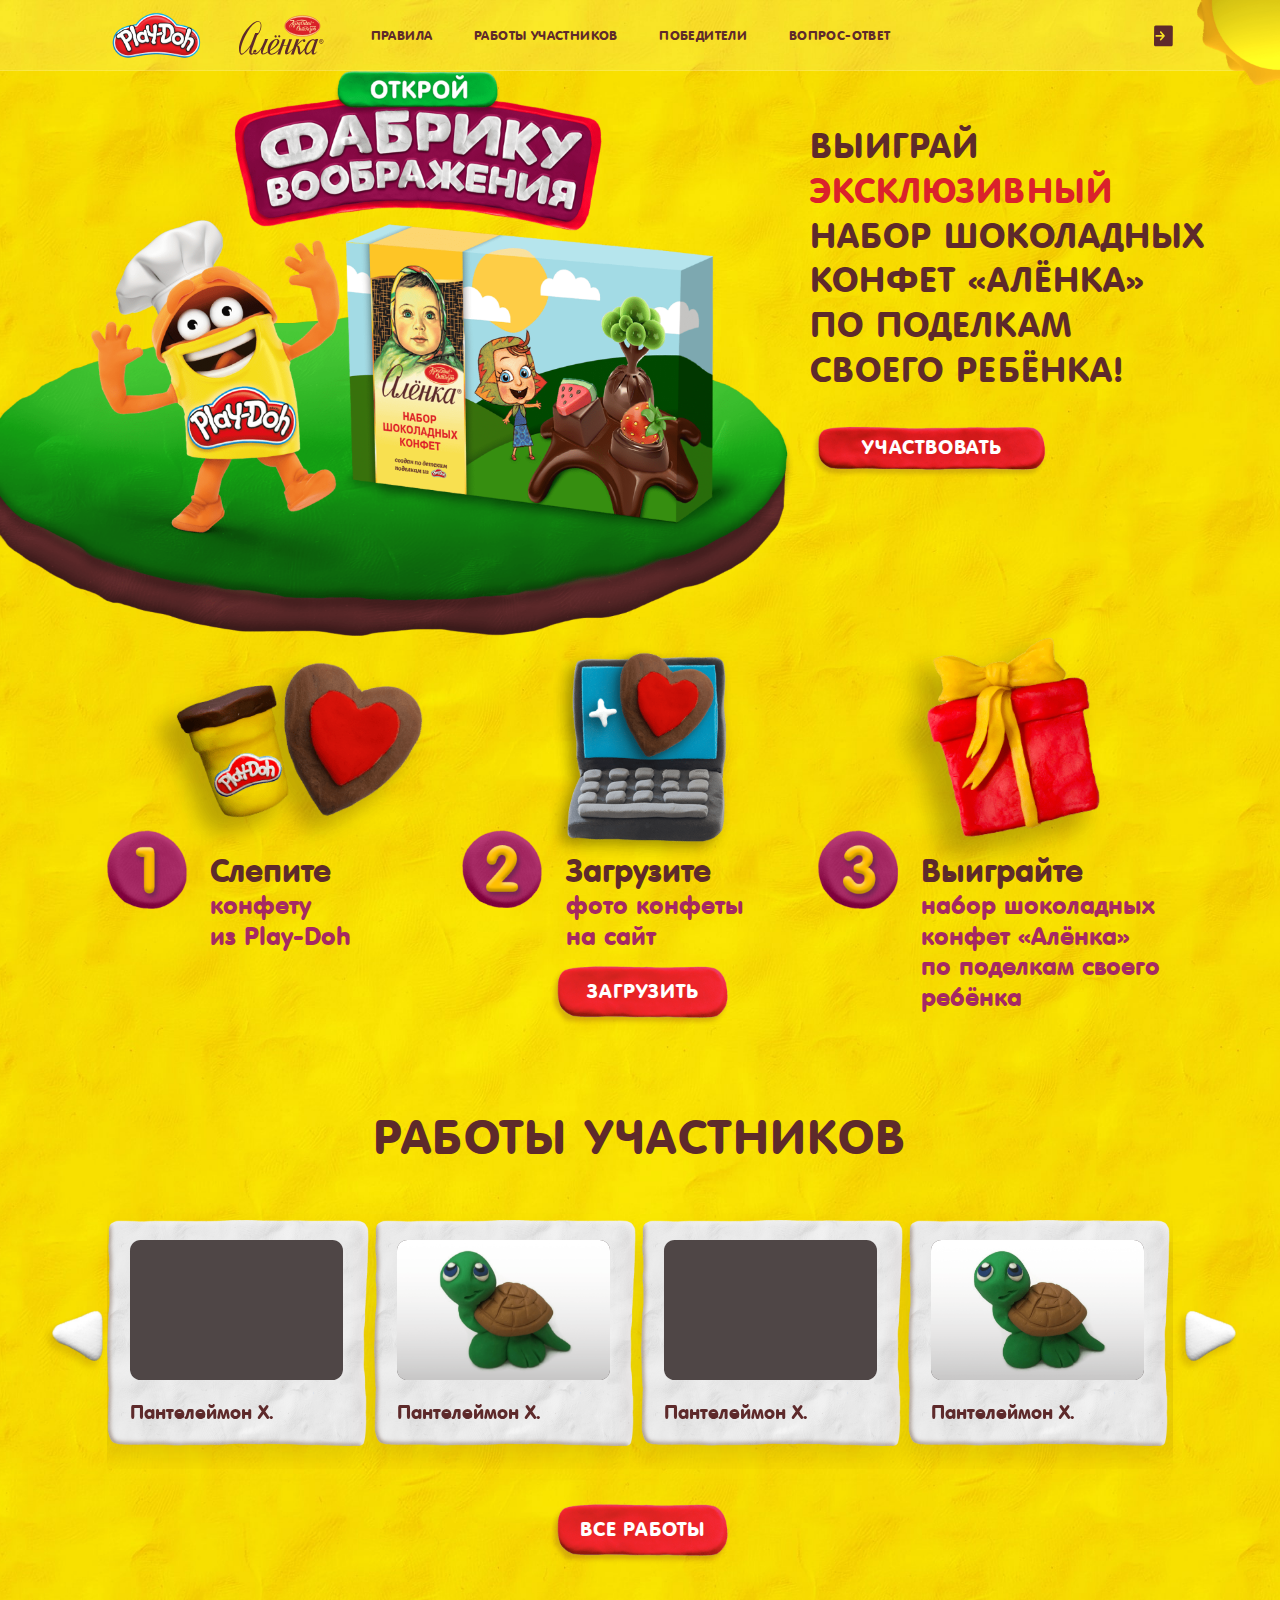
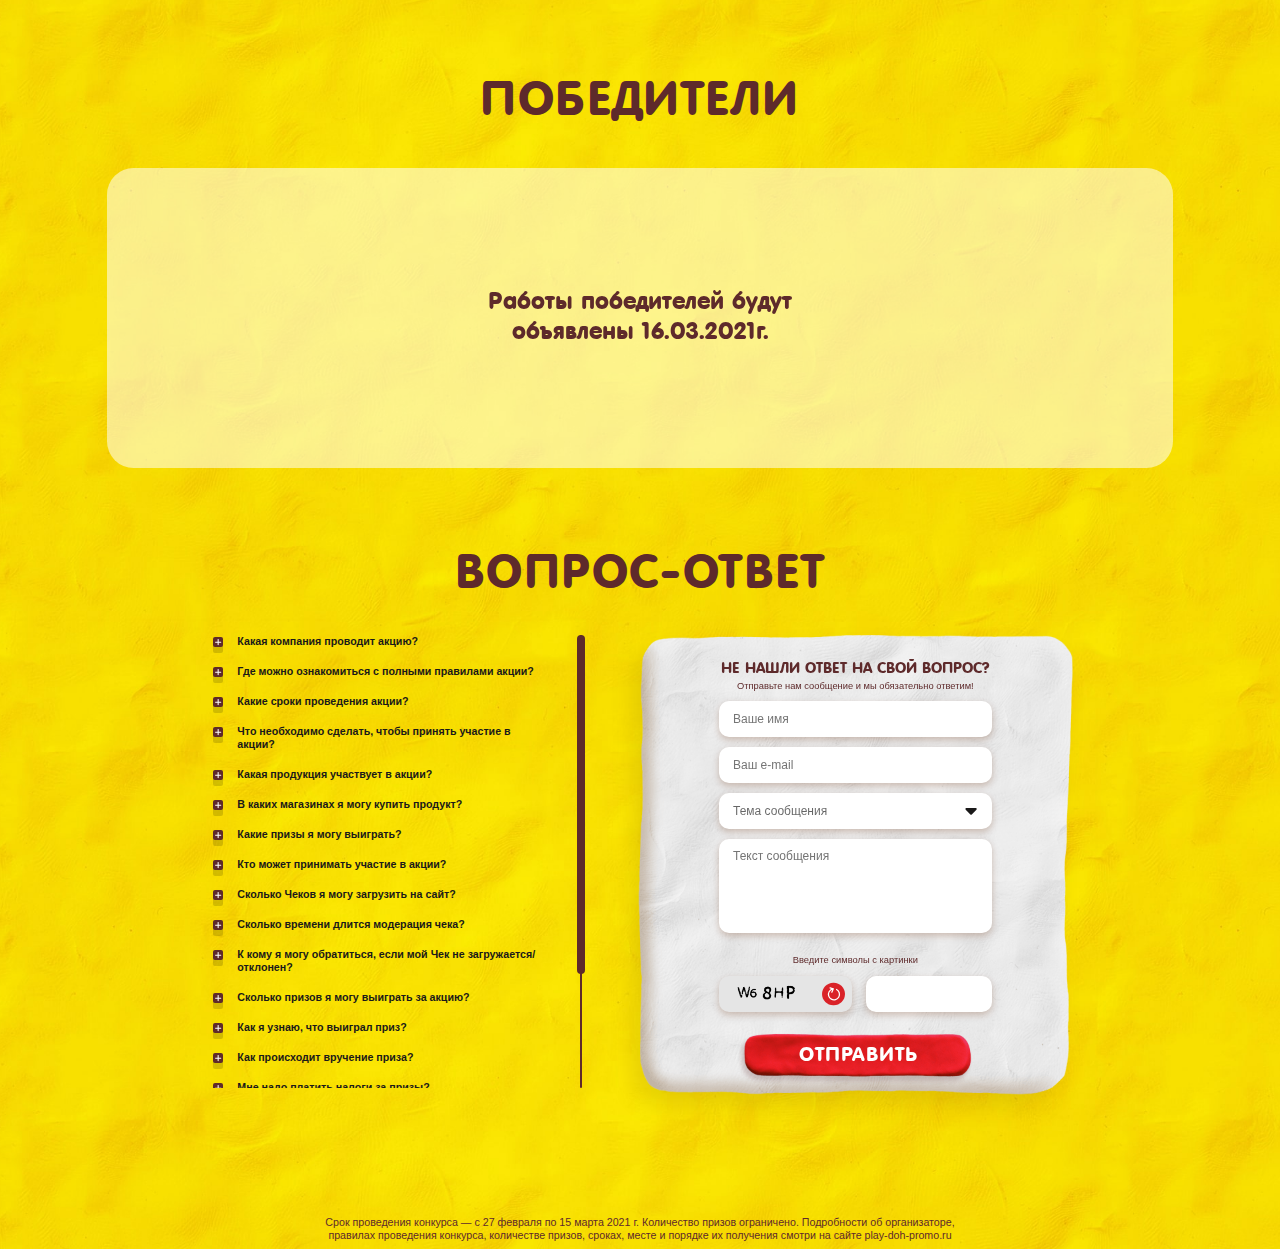
<file: index.html>
<!DOCTYPE html>
<html lang="en">
<head>
	<meta charset="UTF-8">
	<title>Play-Doh & Алёнка</title>
	<meta http-equiv="X-UA-Compatible" content="IE=edge">
    <meta name="viewport" content="width=device-width, initial-scale=1.0, maximum-scale=1.0, minimum-scale=1.0, user-scalable=no">
    <meta name="format-detection" content="telephone=no">
    <link rel="icon" href="img/favicon.png">
	<link rel="stylesheet" href="fonts/stylesheet.css">
	<link rel="stylesheet" href="libs/select2/select2.min.css">
	<link rel="stylesheet" href="libs/scrollbar/jquery.scrollbar.css">
	<link rel="stylesheet" href="libs/lightbox/lightbox.min.css">
	<link rel="stylesheet" href="libs/dropify/dropify.min.css">
	<link rel="stylesheet" href="css/styles.css">
	<!--[if lte IE 9]>
    <script src="http://phpbbex.com/oldies/oldies.js" charset="utf-8"></script>
    <script src="https://oss.maxcdn.com/html5shiv/3.7.3/html5shiv.min.js"></script>
    <script src="https://oss.maxcdn.com/respond/1.4.2/respond.min.js"></script>
    <![endif]-->
</head>
<body>
	<div class="wrapper">
		<div class="content">
			<header>
				<div class="menu">
					<a href="index.html" class="logo">
						<img src="img/logo.png" alt="">
					</a>
					<a href="#!" class="burger"></a>
					<div class="alenka">
						<img src="img/alenka.svg" alt="">
					</div>
					<nav class="menu-links">
						<a href="index.html" class="logo mobile-visible">
							<img src="img/logo.png" alt="">
						</a>
						<a href="#!" class="menu-link" target="_blank">Правила</a>
						<a href="#works" class="menu-link anchor">Работы участников</a>
						<a href="#winners" class="menu-link anchor">Победители</a>
						<a href="#faq" class="menu-link anchor">Вопрос-ответ</a>
						<a href="/lk" class="menu-link login-link pop-op" data-popup="auth" title="Войти">Личный кабинет</a>
					</nav>
				</div>
			</header>
			<section class="kv-block">
				<div class="kv"></div>
				<div class="kv-info">
					<div class="kv-text">
						Выиграй <br>
						<span>эксклюзивный</span> <br>
						набор шоколадных <br>
						конфет «алёнка» <br>
						по поделкам <br>
						своего ребёнка!
					</div>
					<div class="btn-wrapper">
						<a href="#!" class="btn pop-op" data-popup="auth">Участвовать</a>
					</div>
				</div>
			</section>
			<section class="steps-block">
				<div class="container">
					<div class="steps">
						<div class="step step1">
							<div class="step-img">
								<img srcset="img/step1.png 1x, img/step1@2x.png 2x" alt="">
							</div>
							<img src="img/1.png" class="step-num" alt="">
							<div class="step-title">Слепите</div>
							<div class="step-text">конфету <br>из Play-Doh</div>
						</div>
						<div class="step step2">
							<div class="step-img">
								<img srcset="img/step2.png 1x, img/step2@2x.png 2x" alt="">
							</div>
							<img src="img/2.png" class="step-num" alt="">
							<div class="step-title">Загрузите</div>
							<div class="step-text">фото конфеты <br>на сайт</div>
							<div class="btn-wrapper">
								<a href="#!" class="btn btn2 pop-op" data-popup="auth">Загрузить</a>
							</div>
						</div>
						<div class="step step3">
							<div class="step-img">
								<img srcset="img/step3.png 1x, img/step3@2x.png 2x" alt="">
							</div>
							<img src="img/3.png" class="step-num" alt="">
							<div class="step-title">Выиграйте</div>
							<div class="step-text">набор шоколадных <br>конфет «Алёнка» <br>по поделкам своего ребёнка</div>
						</div>
					</div>
				</div>
			</section>
			<section id="works" class="works-block">
				<div class="container">
					<div class="title">Работы участников</div>
					<div class="works-slider">
						<div class="work">
							<div class="work-wrapper">
								<div class="work-img">
									
								</div>
								<div class="work-name">Пантелеймон Х.</div>
							</div>
						</div>
						<div class="work">
							<div class="work-wrapper">
								<div class="work-img">
									<a href="img/work.png" data-lightbox="image" data-title="Пантелеймон Х."><img src="img/work.png" alt="Работа участника Пантелеймон Х."></a>
								</div>
								<div class="work-name">Пантелеймон Х.</div>
							</div>
						</div>
						<div class="work">
							<div class="work-wrapper">
								<div class="work-img">
									
								</div>
								<div class="work-name">Пантелеймон Х.</div>
							</div>
						</div>
						<div class="work">
							<div class="work-wrapper">
								<div class="work-img">
									<a href="img/work1.png" data-lightbox="image" data-title="Пантелеймон Х."><img src="img/work1.png" alt="Работа участника Пантелеймон Х."></a>
								</div>
								<div class="work-name">Пантелеймон Х.</div>
							</div>
						</div>
						<div class="work">
							<div class="work-wrapper">
								<div class="work-img">
									<a href="img/work.png" data-lightbox="image" data-title="Пантелеймон Х."><img src="img/work.png" alt="Работа участника Пантелеймон Х."></a>
								</div>
								<div class="work-name">Пантелеймон Х.</div>
							</div>
						</div>
					</div>
					<div class="btn-wrapper">
						<a href="works.html" class="btn btn2">Все работы</a>
					</div>
				</div>
			</section>
			<section id="winners" class="winners-block">
				<div class="container">
					<div class="title">Победители</div>
					<div class="winners">
						<div class="winners-announce">Работы победителей будут объявлены 16.03.2021г.</div>
					</div>
				</div>
			</section>
			<section id="faq" class="faq-block">
				<div class="container">
					<div class="title">Вопрос-ответ</div>
					<div class="faq-container">
						<div class="faq-wrap accordion-wrap">
							<div class="faq-item">
								<div class="faq-item-title accordion-title">Какая компания проводит акцию?</div>
								<div class="faq-item-text">
									Организатором Акции является ООО «Мон’дэлис Русь». <br>
									Место нахождения: Россия, 601123, г. Покров, Владимирская область, Петушинский р-н, ул. Франца Штольверка, д.10. <br>
									Банковские реквизиты: ИНН: 3321020710 КПП: 997150001, <br>
									р/с 40702810500000100331 в ООО Эйч-эс-би-си Банк (РР), 115054, Россия, Москва, Павелецкая площадь, д.2, стр.2, к/с 30101810400000000351, <br>
									БИК: 044525351. <br><br>

									Оператором Акции является ЗАО «ЭМГ Промо». <br>
									Место нахождения: Россия, 117105, г. Москва, ул. Варшавское шоссе, дом 1, стр.6,  ИНН 7701632924.
								</div>
							</div>
							<div class="faq-item">
								<div class="faq-item-title accordion-title">Где можно ознакомиться с полными правилами акции?</div>
								<div class="faq-item-text">
									С полными Правилами Акции Участник может ознакомиться по ссылке <a href="http://alpengold.me/5ka" class="link">http://alpengold.me/5ka</a> <br>
									Дополнительную интересующую информацию об условиях участия и проведения Акции, можно узнать на сайте Акции <a href="http://alpengold.me/5ka" class="link">http://alpengold.me/5ka</a> , заполнив форму обратной связи, а также отправив письмо на электронный ящик info@alpengold.me или по телефону горячий линии: 8-800-555-8000 (звонки на территории Российской Федерации бесплатные) 
 
								</div>
							</div>
							<div class="faq-item">
								<div class="faq-item-title accordion-title">Какие сроки проведения акции?</div>
								<div class="faq-item-text">
									1.Общие сроки проведения Акции с 00:00:00 01 февраля 2021 года по 23:59:59 30 апреля 2021 года (включительно). Все сроки, указанные в настоящих Правилах, исчисляются по московскому времени. <br>
									2.	Срок приобретения Продукции Покупателем по карте лояльности торговой сети Пятёерочка  («ВЫРУЧАЙ-карта»): с 01 февраля 2021 года по 28 февраля 2021 года (включительно). <br>
									3.	Срок регистрации кассовых чеков: с 01 февраля 2021 года по 28 февраля 2021 года (включительно). <br>
									4.	Срок определения обладателей Пакет Баллов и Призов: с 01 февраля 2021 года по 30 апреля 2021 года (включительно).<br>
									1.5.	Срок вручения Пакет Баллов и Призов: с 01 февраля 2021 года по 30 апреля 2021 года (включительно).
								</div>
							</div>
							<div class="faq-item">
								<div class="faq-item-title accordion-title">Что необходимо сделать, чтобы принять участие в акции?</div>
								<div class="faq-item-text">
									Для того, чтобы стать участником Акции необходимо: <br>
									•	Приобрести Продукцию в количестве 1 упаковки АЛЬПЕН ГОЛЬД МаксФан 150 грамм или 2 упаковок АЛЬПЕН ГОЛЬД до 95 грамм в одном чеке в магазинах, согласно адресной программе, указанной в п. 6 настоящих Правил, предъявив на кассе «ВЫРУЧАЙ-карту» и получить кассовый чек за покупку. <br>
									•	В  период с 00:00:00 часов (по московскому времени) «01» февраля 2021 года по 23:59:59 часов (по московскому времени) «28» февраля 2021 года зарегистрировать Чек на Сайте http://alpengold.me/5ka 
								</div>
							</div>
							<div class="faq-item">
								<div class="faq-item-title accordion-title">Какая продукция участвует в акции?</div>
								<div class="faq-item-text">
									АЛЬПЕН ГОЛЬД МаксФан Шоколад молочный с взрывной карамелью, мармеладом и печеньем 150 г <br>
									АЛЬПЕН ГОЛЬД МаксФан Шоколад молочный с мармеладом со вкусом колы, попкорном и взрывной карамелью 150г <br>
									АЛЬПЕН ГОЛЬД МаксФан Шоколад молочный с фруктовыми кусочками со вкусом манго, ананаса, маракуйи, с шипучими рисовыми шариками и взрывной карамелью 150г <br>
									АЛЬПЕН ГОЛЬД МаксФан Шоколад молочный c фруктово-ягодными кусочками со вкусом клубники, малины, черники, черной смородины, с шипучими рисовыми шариками, кусочками карамели и взрывной карамелью 150г <br>
									АЛЬПЕН ГОЛЬД шоколад молочный с орео 95 г<br>
									АЛЬПЕН ГОЛЬД ОРЕО шоколад молочный с начинкой со вкусом арахисовой пасты и кусочками печенья 95 г<br>
									АЛЬПЕН ГОЛЬД ОРЕО шоколад молочный с начинкой со вкусом классического чизкейка 95 г<br>
									АЛЬПЕН ГОЛЬД шоколад белый с миндалём и кокосовой стружкой 85 г<br>
									АЛЬПЕН ГОЛЬД шоколад из темного и белого шоколада 85 г<br>
									АЛЬПЕН ГОЛЬД шоколад молочный 85 г<br>
									АЛЬПЕН ГОЛЬД шоколад молочный арахис-кукурузные хлопья 85 г<br>
									АЛЬПЕН ГОЛЬД шоколад молочный с дробленым фундуком 85 г<br>
									АЛЬПЕН ГОЛЬД шоколад молочный с клубнично-йогурт.нач-ой 85 г<br>
									АЛЬПЕН ГОЛЬД шоколад молочный с нач-ой со вкусом Капучино 85 г<br>
									АЛЬПЕН ГОЛЬД шоколад молочный с соленым арахисом и крекером 85 г<br>
									АЛЬПЕН ГОЛЬД шоколад молочный с соленым миндалем и карамелью 85 г<br>
									АЛЬПЕН ГОЛЬД шоколад молочный с фундуком и изюмом 85 г<br>
									АЛЬПЕН ГОЛЬД шоколад молочный с чернично-йогурт.нач-ой 85 г<br>
									АЛЬПЕН ГОЛЬД шоколад темный с малиново-йогурт.нач-ой 85 г<br>
									АЛЬПЕН ГОЛЬД шоколад темный с миндально-вишневой начинкой 85 г<br>
									АЛЬПЕН ГОЛЬД шоколад темный с миндалем и изюмом 805 г<br>
									АЛЬПЕН ГОЛЬД молочный c сушеным инжиром кокосовой стружкой и соленым крекером 90 г <br>
									АЛЬПЕН ГОЛЬД шоколад темный 80 г<br>
									АЛЬПЕН ГОЛЬД шоколад горький 80 г<br>
									АЛЬПЕН ГОЛЬД шоколад темный с фундуком 80 г <br>
									АЛЬПЕН ГОЛЬД шоколад темный с вишневыми кусочками со вкусом перца чили 80 г <br>
									АЛЬПЕН ГОЛЬД шоколад темный c апельсиновыми кусочками 80 г  
								</div>
							</div>
							<div class="faq-item">
								<div class="faq-item-title accordion-title">В каких магазинах я могу купить продукт?</div>
								<div class="faq-item-text">
									Акция проводится во всех магазинах торговой сети «Пятерочка» на всей территории Российской Федерации.
								</div>
							</div>
							<div class="faq-item">
								<div class="faq-item-title accordion-title">Какие призы я могу выиграть?</div>
								<div class="faq-item-text">
									В Акции можно выиграть следующие призы: <br>
									Пакет Баллы - «5550 баллов на ВЫРУЧАЙ-карту» <br>
									Еженедельный Приз – Электронный сертификат на покупку в интернет-магазине «ОЗОН» номиналом 2 000,00<br>

									 Главный Приз –  электронный сертификат на поездку (путешествие) , номиналом 300 000,00 рублей<br>

									 Специальный Приз – дорожный пластиковый чемодан на колесах, с наполнением на 70 плиток шоколада Alpen Gold в ассортименте
								</div>
							</div>
							<div class="faq-item">
								<div class="faq-item-title accordion-title">Кто может принимать участие в акции?</div>
								<div class="faq-item-text">
									К участию допускаются совершеннолетние дееспособные лица, являющиеся гражданами Российской Федерации, постоянно проживающие на территории Российской Федерации.
								</div>
							</div>
							<div class="faq-item">
								<div class="faq-item-title accordion-title">Сколько Чеков я могу загрузить на сайт?</div>
								<div class="faq-item-text">
									Вы можете загрузить неограниченное количество чеков.
								</div>
							</div>
							<div class="faq-item">
								<div class="faq-item-title accordion-title">Сколько времени длится модерация чека?</div>
								<div class="faq-item-text">
									Период прохождения Чеком модерации может занимать до 3х рабочих дней. <br>
									В случае, если фото чека система не принимает  после 2х попыток загрузки, необходимо заполнить данные с чека вручную, согласно указанным полям.
								</div>
							</div>
							<div class="faq-item">
								<div class="faq-item-title accordion-title">К кому я могу обратиться, если мой Чек не загружается/ отклонен?</div>
								<div class="faq-item-text">
									По все вопросам, связанным с загрузкой чеков, а также другим вопросам, ты можешь обратиться к Оператору акции по почте info@alpengold.me. 
								</div>
							</div>
							<div class="faq-item">
								<div class="faq-item-title accordion-title">Сколько призов я могу выиграть за акцию?</div>
								<div class="faq-item-text">
									•	Максимальное количество Пакетов Баллов из числа указанных в п.7 настоящих Правил, которое может выиграть один Участник за весь период проведения Акции, не ограничено. <br>
									•	Общий номинал Еженедельных Призов, которые может выиграть один Участник не должен превышать сумму 4000 р. за весь период Акции. <br>
									•	Максимальное количество Пакет Баллов из числа указанных в п.10 настоящих Правил, которое может выиграть один Участник за весь период проведения Акции, не ограничено.
								</div>
							</div>
							<div class="faq-item">
								<div class="faq-item-title accordion-title">Как я узнаю, что выиграл приз?</div>
								<div class="faq-item-text">
									Информация о выигранных призах отображается в Вашем личном кабинете (на сайте <a href="http://alpengold.me/5ka" class="link">http://alpengold.me/5ka</a>)
								</div>
							</div>
							<div class="faq-item">
								<div class="faq-item-title accordion-title">Как происходит вручение приза?</div>
								<div class="faq-item-text">
									Получение Гарантированных Призов <br>
									Гарантированный Приз передается Победителю путем отправки электронного сертификата на электронный адрес Победителя, указанный при регистрации на сайте Акции <a href="http://alpengold.me/5ka" class="link">http://alpengold.me/5ka</a> <br>

									Получение Пакета Баллов <br>
									Пакет Баллов передается Победителю путем пополнения баланса баллов «ВЫРУЧАЙ-карты» торговой сети Пятёрочка по номеру карты, которая была указана при регистрации на сайте <a href="http://alpengold.me/5ka" class="link">http://alpengold.me/5ka</a> <br>
									Получение Еженедельных Призов<br>
									Еженедельный Приз передается Победителю путем  отображения электронного кода в Личном Кабинете Участника, указанный при регистрации на сайте Акции  <a href="http://alpengold.me/5ka" class="link">http://alpengold.me/5ka</a><br>
									Получение Специального Приза<br>
									Для получения Специального Приза Победитель обязуется предоставить представителю Оператора следующие документы и информацию в пункте выдачи Специального Приза в день определения Победителя.<br>
									•	Сканированную копию страниц российского паспорта, содержащих информацию о серии и номере паспорта, код подразделения, ФИО, дате рождения победителя, месте жительства;<br>
									•	Копию своего свидетельства ИНН;<br>
									•	Акт приема-передачи Приза, подписанный Победителем.<br>
									•	Иную информацию по запросу Оператора Акции, необходимую для вручения Главного Приза Победителю<br>
									Вручение Специального Приза <br>
									С момента получения Специального Приза победитель Акции несет все риски утраты, случайной гибели или повреждения этого Специального Приза.<br>
									Получение Главного Приза<br>
									Для получения Главного Приза Победитель обязуется предоставить Оператору следующие документы и информацию в письме на адрес электронной почты info@alpengold.me не позднее чем через 72 часа после оповещения о победе:<br>
									•	Сканированную копию страниц российского паспорта, содержащих информацию о серии и номере паспорта, код подразделения, ФИО, дате рождения победителя, месте жительства;<br>
									•	Копию своего свидетельства ИНН;<br>
									•	Акт приема-передачи Приза, подписанный Победителем.<br>
									•	Иную информацию по запросу Оператора Акции, необходимую для вручения Главного Приза Победителю.<br>
									Вручение Главного Приза <br>
									Оператор осуществляет вручение Главного Приза Победителю посредством отправки электронного сертификата на адрес электронной почты, указанный при регистрации на сайте Акции <a href="http://alpengold.me/5ka" class="link">http://alpengold.me/5ka</a>
								</div>
							</div>
							<div class="faq-item">
								<div class="faq-item-title accordion-title">Мне надо платить налоги за призы?</div>
								<div class="faq-item-text">
									Нет, обязанность по уплате налогов лежит на стороне организаторов Акции, подробности смотрите в правилах на сайте.
								</div>
							</div>
							<div class="faq-item">
								<div class="faq-item-title accordion-title">Если я загрузил чек, но ничего не выиграл, мой чек еще будет участвовать в розыгрыше?</div>
								<div class="faq-item-text">
									Для повторного участия в розыгрышах Вам необходимо загрузить новый чек.
								</div>
							</div>
							<div class="faq-item">
								<div class="faq-item-title accordion-title">Могут ли измениться правила акции? Может ли акция закончиться досрочно?</div>
								<div class="faq-item-text">
									Организатор оставляет за собой право изменять условия данной Акции, предварительно уведомив Участников на сайте <a href="http://alpengold.me/5ka" class="link">http://alpengold.me/5ka</a> за 3 (три) календарных дня до вступления изменений в силу.
								</div>
							</div>
							<div class="faq-item">
								<div class="faq-item-title accordion-title">Могут ли мои личные данные быть использованы компанией в других целях?</div>
								<div class="faq-item-text">
									Нет. <br>
									Персональные данные собираются с целью отправки Участникам призов, сообщений Участникам о выигрыше, информации о продукции Организатора и проводимых им мероприятиях, рекламных предложений, а также с целью проведения маркетингового анализа и подготовки статистической информации. <br>
									Персональные данные, полученные с согласия субъектов персональных данных, заносятся Оператором в специально защищенную базу данных. Обработка персональных данных может осуществляться Оператором, а также уполномоченными им лицами, с применением автоматизированных средств обработки данных. Участник вправе получить иную информацию о лице, осуществляющем обработку персональных данных Участника, в соответствии с Федеральным законом № 152-ФЗ «О персональных данных» путем обращения к Оператору.
								</div>
							</div>
						</div>
						<div class="feedback-wrap">
							<div class="feedback-title">Не нашли ответ <br class="mobile-visible">на свой вопрос?</div>
							<div class="feedback-desc">Отправьте нам сообщение и мы обязательно ответим!</div>
							<form class="feedback-form">
								<div class="input-field">
		                    		<input type="text" name="name" placeholder="Ваше имя" required>
		                    	</div>
		                    	<div class="input-field">
		                    		<input type="text" name="email" placeholder="Ваш e-mail" required>
		                    	</div>
		                    	<div class="input-field">
		                    		<div class="select feedback-select">
										<select name="ThemeId" data-placeholder="Тема сообщения" required>
			                                <option value=""></option>
		                                    <option value="1">Вопрос по работе сайта</option>
		                                    <option value="2">Вопрос по правилам акции</option>
		                                    <option value="3">Вопрос по продукции</option>
		                                    <option value="4">Вопрос по призам</option>
		                                    <option value="5">Другое</option>
			                            </select>
									</div>
		                    	</div>
		                    	<div class="input-field mb30">
		                    		<textarea name="message" placeholder="Текст сообщения" required></textarea>
		                    	</div>
		                    	<div class="feedback-desc">Введите символы с картинки</div>
		                    	<div class="captcha-wrap mb30">
		                    		<div class="popup__error"></div>
		                    		<div class="captcha-field">
		                    			<img src="img/captcha.png" alt="" style="mix-blend-mode: multiply;"> <!-- убрать mix-blend-mode для капчи без белого фона -->
		                    			<a href="#!" class="reload-captcha"></a>
		                    		</div>
		                    		<div class="input-field">
			                    		<input type="text" name="captcha" required>
			                    	</div>
		                    	</div>
		                    	<div class="btn-wrapper">
									<button class="btn faq-btn">Отправить</button>
								</div>
							</form>
						</div>
					</div>
				</div>
			</section>
		</div>
		<footer>
			<div class="copyright">
				Срок проведения конкурса — с 27 февраля по 15 марта 2021 г. Количество призов ограничено. Подробности об организаторе, правилах проведения конкурса, количестве призов, сроках, месте и порядке их получения смотри на сайте play-doh-promo.ru
			</div>
		</footer>
	</div>
	<div class="popups">
		<div id="auth" class="popup popup1">
			<div class="popup__wrap">
				<a href="#!" class="close-popup js-close-popup"></a>
                <div class="popup__inner">
                    <div class="popup__title">Авторизация</div>
                    <div class="popup__error"></div>
                    <form class="popup-form">
                    	<div class="input-field">
                    		<input type="text" name="phone" class="phone-mask" placeholder="Номер телефона" required>
                    	</div>
                    	<div class="input-field mb30">
                    		<input type="password" name="password" placeholder="Пароль" required>
                    	</div>
                    	<div class="btn-wrapper">
							<button class="btn popup-btn">Войти</button>
						</div>
                    </form>
                    <div class="reg-text-wrapper">
                    	<a href="#!" class="link popup-link pop-op" data-popup="reg">Регистрация</a>
                    	<a href="#!" class="link popup-link pop-op" data-popup="restore-password">Забыли пароль?</a>
                    </div>
                </div>
            </div>
		</div>
		<div id="reg" class="popup popup2 long-popup">
			<div class="popup__wrap">
				<a href="#!" class="close-popup js-close-popup"></a>
                <div class="popup__inner">
                    <div class="popup__title">Регистрация</div>
                    <div class="popup__error"></div>
                    <form class="popup-form">
                    	<div class="input-field">
                    		<input type="text" name="lastName" placeholder="Фамилия" required>
                    	</div>
                    	<div class="input-field">
                    		<input type="text" name="firstName" placeholder="Имя" required>
                    	</div>
                    	<div class="input-field">
                    		<input type="text" name="phone" class="phone-mask" placeholder="Телефон" required>                    		
                    	</div>
                    	<div class="input-field">
                    		<input type="text" name="birthday" class="date-mask" placeholder="Дата рождения" required>
                    	</div>
                    	<div class="input-field">
                    		<input type="text" name="email" placeholder="E-mail" required>                    		
                    	</div>
                    	<div class="input-field">
                    		<input type="text" name="pwd1" placeholder="Пароль" required>                    		
                    	</div>
                    	<div class="input-field">
                    		<input type="text" name="pwd2" placeholder="Повторите пароль" required>                    		
                    	</div>
                    	<div class="checkbox-wrapper">
							<div class="input-field checkbox-field">
	                            <label for="check-rules" class="checkbox">
	                                <input id="check-rules" name="check-rules" type="checkbox" required>
	                                <span class="checkmark"></span>
	                                <span class="checkbox-text">Я прочитал и согласен с условиями</span>
	                            </label> 
	                        </div>
						</div>
						<div class="btn-wrapper">
							<!-- <button class="btn popup-btn">Отправить</button> -->
							<a href="#!" class="btn btn3 popup-btn pop-op" data-popup="reg-success">Зарегистрироваться</a>
						</div>
                    </form>
                </div>
            </div>
		</div>
		<div id="reg-success" class="popup">
			<div class="popup__wrap">
				<a href="#!" class="close-popup js-close-popup"></a>
                <div class="popup__inner">
                	<div class="popup__title">Регистрация пройдена</div>
                    <div class="popup__desc">Пароль для входа на сайт отправлен на электронную почту указанную при регистрации</div>
                    <div class="btn-wrapper">
						<a href="#!" class="btn popup-btn pop-op" data-popup="auth">Войти</a>
					</div>
                </div>
            </div>
		</div>
		<div id="restore-password" class="popup">
			<div class="popup__wrap">
				<a href="#!" class="close-popup js-close-popup"></a>
                <div class="popup__inner">
                    <div class="popup__title">Восстановление <br> пароля</div>
                    <form class="popup-form">
                    	<div class="popup__desc before-send">Укажите адрес электронной почты, который Вы указали при регистрации. На него Вам будет отправлен код для восстановления доступа.</div>
                    	<div class="popup__desc after-send" style="display: none;">Пароль был отправлен в сообщении</div>
                    	<div class="input-field">
                    		<input type="text" name="email" placeholder="E-mail" required>
                    	</div>
                    	<div class="input-field mb30">
							<span class="clock-text" style="display: none;">Можно отправить повторно через <span class="clock"></span></span>
                    	</div>
                    	<div class="btn-wrapper">
							<button class="btn popup-btn">Отправить</button>
						</div>
                    </form>
                </div>
            </div>
		</div>
		<div id="feedback-success" class="popup">
			<div class="popup__wrap">
				<a href="#!" class="close-popup js-close-popup"></a>
                <div class="popup__inner">
                	<div class="popup__title">Обратная связь</div>
                    <div class="popup__desc">Ваш вопрос отправлен в службу поддержки. Оператор свяжется с вами в ближайшее время</div>
                    <div class="btn-wrapper">
						<a href="#!" class="btn popup-btn js-close-popup">Продолжить</a>
					</div>
                </div>
            </div>
		</div>
	</div>
	<script src="libs/jquery-3.5.1.min.js"></script>
	<script src="libs/select2/select2.min.js"></script>
	<script src="libs/jquery.validate.min.js"></script>
	<script src="libs/scrollbar/jquery.scrollbar.min.js"></script>
	<script src="libs/jquery.inputmask.min.js"></script>
	<script src="libs/jquery.countdown.min.js"></script>
	<script src="libs/slick.min.js"></script>
	<script src="libs/lightbox/lightbox.min.js"></script>
	<script>
	    lightbox.option({
	      'maxWidth': 1100,
	      'showImageNumberLabel': false
	    })
	</script>
	<script src="libs/dropify/dropify.min.js"></script>
	<script src="js/scripts.js"></script>
</body>
</html>
</file>
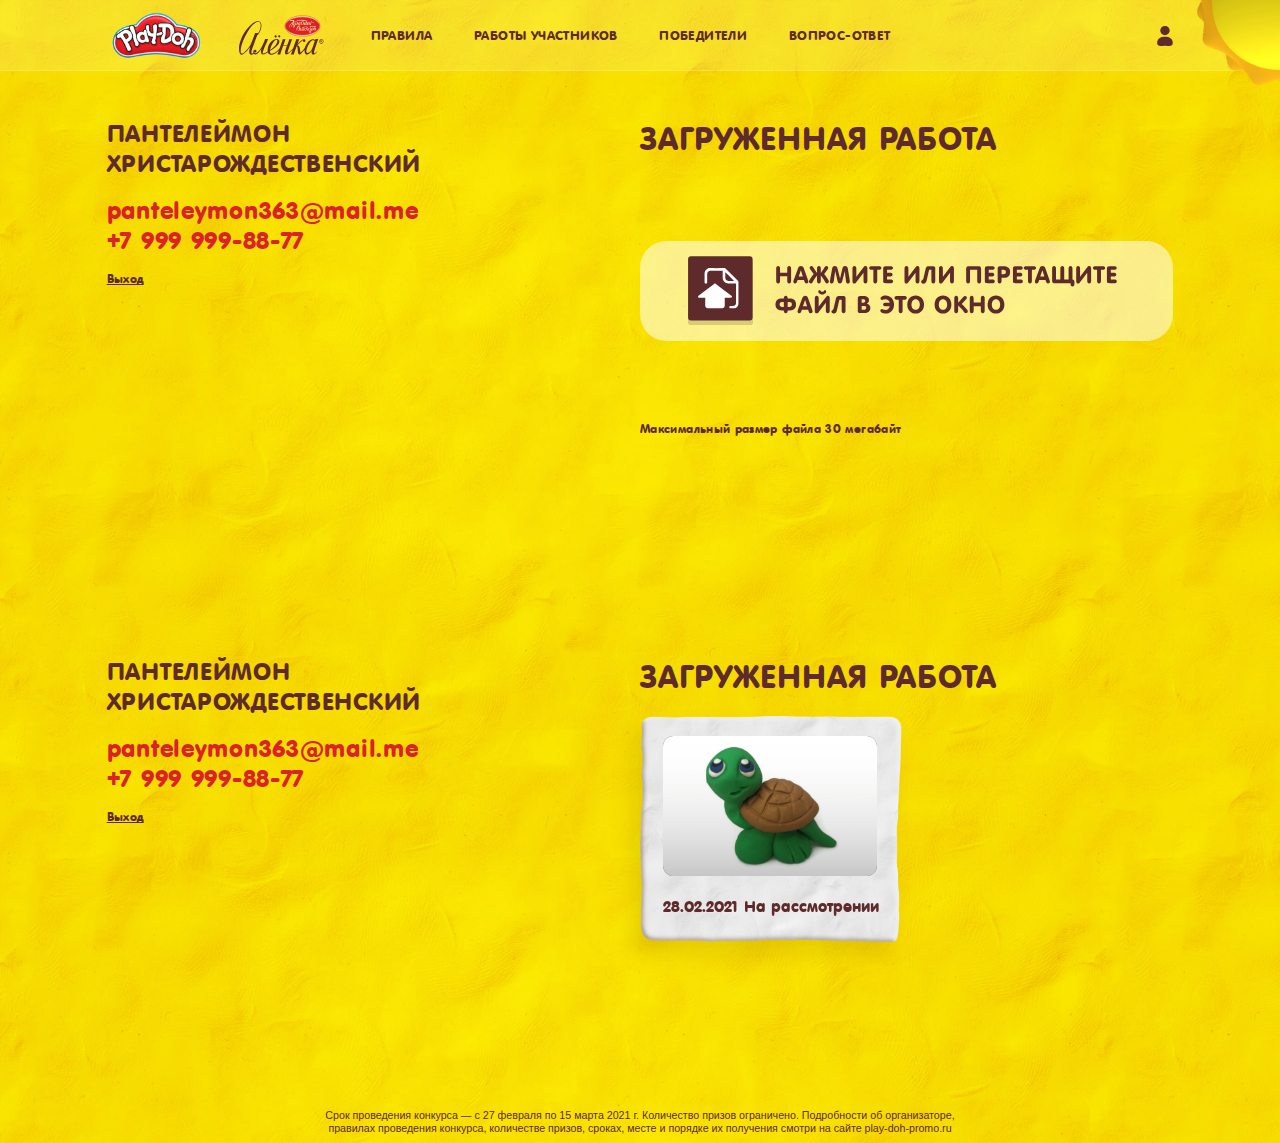
<file: lk.html>
<!DOCTYPE html>
<html lang="en">
<head>
	<meta charset="UTF-8">
	<title>Play-Doh & Алёнка</title>
	<meta http-equiv="X-UA-Compatible" content="IE=edge">
    <meta name="viewport" content="width=device-width, initial-scale=1.0, maximum-scale=1.0, minimum-scale=1.0, user-scalable=no">
    <meta name="format-detection" content="telephone=no">
    <link rel="icon" href="img/favicon.png">
	<link rel="stylesheet" href="fonts/stylesheet.css">
	<link rel="stylesheet" href="libs/select2/select2.min.css">
	<link rel="stylesheet" href="libs/scrollbar/jquery.scrollbar.css">
	<link rel="stylesheet" href="libs/lightbox/lightbox.min.css">
	<link rel="stylesheet" href="libs/dropify/dropify.min.css">
	<link rel="stylesheet" href="css/styles.css">
	<!--[if lte IE 9]>
    <script src="http://phpbbex.com/oldies/oldies.js" charset="utf-8"></script>
    <script src="https://oss.maxcdn.com/html5shiv/3.7.3/html5shiv.min.js"></script>
    <script src="https://oss.maxcdn.com/respond/1.4.2/respond.min.js"></script>
    <![endif]-->
</head>
<body>
	<div class="wrapper">
		<div class="content">
			<header>
				<div class="menu">
					<a href="index.html" class="logo">
						<img src="img/logo.png" alt="">
					</a>
					<a href="#!" class="burger"></a>
					<div class="alenka">
						<img src="img/alenka.svg" alt="">
					</div>
					<nav class="menu-links">
						<a href="index.html" class="logo mobile-visible">
							<img src="img/logo.png" alt="">
						</a>
						<a href="#!" class="menu-link" target="_blank">Правила</a>
						<a href="/#works" class="menu-link anchor">Работы участников</a>
						<a href="/#winners" class="menu-link anchor">Победители</a>
						<a href="/#faq" class="menu-link anchor">Вопрос-ответ</a>
						<a href="/lk" class="menu-link login-link auth" title="Войти">Личный кабинет</a>
					</nav>
				</div>
			</header>
			<section class="lk-block">
				<div class="container">
					<div class="profile-wrapper">
						<div class="profile-info">
							<div class="profile-name">Пантелеймон <br>Христарождественский</div>
							<div class="profile-contacts">
								panteleymon363@mail.me <br>
								+7 999 999-88-77
							</div>
							<a href="/logout" class="logout-link link">Выход</a>
						</div>
						<div class="lk-works">
							<div class="lk-works-title">Загруженная работа</div>
							<div class="upload-wrap">
				                <div class="upload">
				                    <input type="file" name="work" class="dropify" data-dpf="1" />
				                    <div class="upload-text">Максимальный размер файла 30 мегабайт</div>
					                <div class="btn-wrapper">
										<a href="#!" class="btn btn2">Отправить</a>
									</div>
				                </div>
				            </div>
						</div>
					</div>
				</div>
			</section>

			<section class="lk-block">
				<div class="container">
					<div class="profile-wrapper">
						<div class="profile-info">
							<div class="profile-name">Пантелеймон <br>Христарождественский</div>
							<div class="profile-contacts">
								panteleymon363@mail.me <br>
								+7 999 999-88-77
							</div>
							<a href="/logout" class="logout-link link">Выход</a>
						</div>
						<div class="lk-works">
							<div class="lk-works-title">Загруженная работа</div>
							<div class="lk-works-list">
								<div class="work">
									<div class="work-wrapper">
										<div class="work-img">
											<a href="img/work.png" data-lightbox="image" data-title="Пантелеймон Х."><img src="img/work.png" alt="Работа участника Пантелеймон Х."></a>
										</div>
										<div class="work-info">
											<div class="work-date">28.02.2021</div>
											<div class="work-status moderation">На рассмотрении</div>
											<!-- <div class="work-status success">Принята</div>
											<div class="work-status reject">Отклонена</div> -->
										</div>
									</div>
								</div>
							</div>
						</div>
					</div>
				</div>
			</section>
		</div>
		<footer>
			<div class="copyright">
				Срок проведения конкурса — с 27 февраля по 15 марта 2021 г. Количество призов ограничено. Подробности об организаторе, правилах проведения конкурса, количестве призов, сроках, месте и порядке их получения смотри на сайте play-doh-promo.ru
			</div>
		</footer>
	</div>
	<div class="popups">
		<div id="auth" class="popup popup1">
			<div class="popup__wrap">
				<a href="#!" class="close-popup js-close-popup"></a>
                <div class="popup__inner">
                    <div class="popup__title">Авторизация</div>
                    <div class="popup__error"></div>
                    <form class="popup-form">
                    	<div class="input-field">
                    		<input type="text" name="phone" class="phone-mask" placeholder="Номер телефона" required>
                    	</div>
                    	<div class="input-field mb30">
                    		<input type="password" name="password" placeholder="Пароль" required>
                    	</div>
                    	<div class="btn-wrapper">
							<button class="btn popup-btn">Войти</button>
						</div>
                    </form>
                    <div class="reg-text-wrapper">
                    	<a href="#!" class="link popup-link pop-op" data-popup="reg">Регистрация</a>
                    	<a href="#!" class="link popup-link pop-op" data-popup="restore-password">Забыли пароль?</a>
                    </div>
                </div>
            </div>
		</div>
		<div id="reg" class="popup popup2 long-popup">
			<div class="popup__wrap">
				<a href="#!" class="close-popup js-close-popup"></a>
                <div class="popup__inner">
                    <div class="popup__title">Регистрация</div>
                    <div class="popup__error"></div>
                    <form class="popup-form">
                    	<div class="input-field">
                    		<input type="text" name="lastName" placeholder="Фамилия" required>
                    	</div>
                    	<div class="input-field">
                    		<input type="text" name="firstName" placeholder="Имя" required>
                    	</div>
                    	<div class="input-field">
                    		<input type="text" name="phone" class="phone-mask" placeholder="Телефон" required>                    		
                    	</div>
                    	<div class="input-field">
                    		<input type="text" name="birthday" class="date-mask" placeholder="Дата рождения" required>
                    	</div>
                    	<div class="input-field">
                    		<input type="text" name="email" placeholder="E-mail" required>                    		
                    	</div>
                    	<div class="input-field">
                    		<input type="text" name="pwd1" placeholder="Пароль" required>                    		
                    	</div>
                    	<div class="input-field">
                    		<input type="text" name="pwd2" placeholder="Повторите пароль" required>                    		
                    	</div>
                    	<div class="checkbox-wrapper">
							<div class="input-field checkbox-field">
	                            <label for="check-rules" class="checkbox">
	                                <input id="check-rules" name="check-rules" type="checkbox" required>
	                                <span class="checkmark"></span>
	                                <span class="checkbox-text">Я прочитал и согласен с условиями</span>
	                            </label> 
	                        </div>
						</div>
						<div class="btn-wrapper">
							<!-- <button class="btn popup-btn">Отправить</button> -->
							<a href="#!" class="btn btn3 popup-btn pop-op" data-popup="reg-success">Зарегистрироваться</a>
						</div>
                    </form>
                </div>
            </div>
		</div>
		<div id="reg-success" class="popup">
			<div class="popup__wrap">
				<a href="#!" class="close-popup js-close-popup"></a>
                <div class="popup__inner">
                	<div class="popup__title">Регистрация пройдена</div>
                    <div class="popup__desc">Пароль для входа на сайт отправлен на электронную почту указанную при регистрации</div>
                    <div class="btn-wrapper">
						<a href="#!" class="btn popup-btn pop-op" data-popup="auth">Войти</a>
					</div>
                </div>
            </div>
		</div>
		<div id="restore-password" class="popup">
			<div class="popup__wrap">
				<a href="#!" class="close-popup js-close-popup"></a>
                <div class="popup__inner">
                    <div class="popup__title">Восстановление <br> пароля</div>
                    <form class="popup-form">
                    	<div class="popup__desc before-send">Укажите адрес электронной почты, который Вы указали при регистрации. На него Вам будет отправлен код для восстановления доступа.</div>
                    	<div class="popup__desc after-send" style="display: none;">Пароль был отправлен в сообщении</div>
                    	<div class="input-field">
                    		<input type="text" name="email" placeholder="E-mail" required>
                    	</div>
                    	<div class="input-field mb30">
							<span class="clock-text" style="display: none;">Можно отправить повторно через <span class="clock"></span></span>
                    	</div>
                    	<div class="btn-wrapper">
							<button class="btn popup-btn">Отправить</button>
						</div>
                    </form>
                </div>
            </div>
		</div>
		<div id="feedback-success" class="popup">
			<div class="popup__wrap">
				<a href="#!" class="close-popup js-close-popup"></a>
                <div class="popup__inner">
                	<div class="popup__title">Обратная связь</div>
                    <div class="popup__desc">Ваш вопрос отправлен в службу поддержки. Оператор свяжется с вами в ближайшее время</div>
                    <div class="btn-wrapper">
						<a href="#!" class="btn popup-btn js-close-popup">Продолжить</a>
					</div>
                </div>
            </div>
		</div>
	</div>
	<script src="libs/jquery-3.5.1.min.js"></script>
	<script src="libs/select2/select2.min.js"></script>
	<script src="libs/jquery.validate.min.js"></script>
	<script src="libs/scrollbar/jquery.scrollbar.min.js"></script>
	<script src="libs/jquery.inputmask.min.js"></script>
	<script src="libs/jquery.countdown.min.js"></script>
	<script src="libs/slick.min.js"></script>
	<script src="libs/lightbox/lightbox.min.js"></script>
	<script>
	    lightbox.option({
	      'maxWidth': 1100,
	      'showImageNumberLabel': false
	    })
	</script>
	<script src="libs/dropify/dropify.min.js"></script>
	<script src="js/scripts.js"></script>
</body>
</html>
</file>
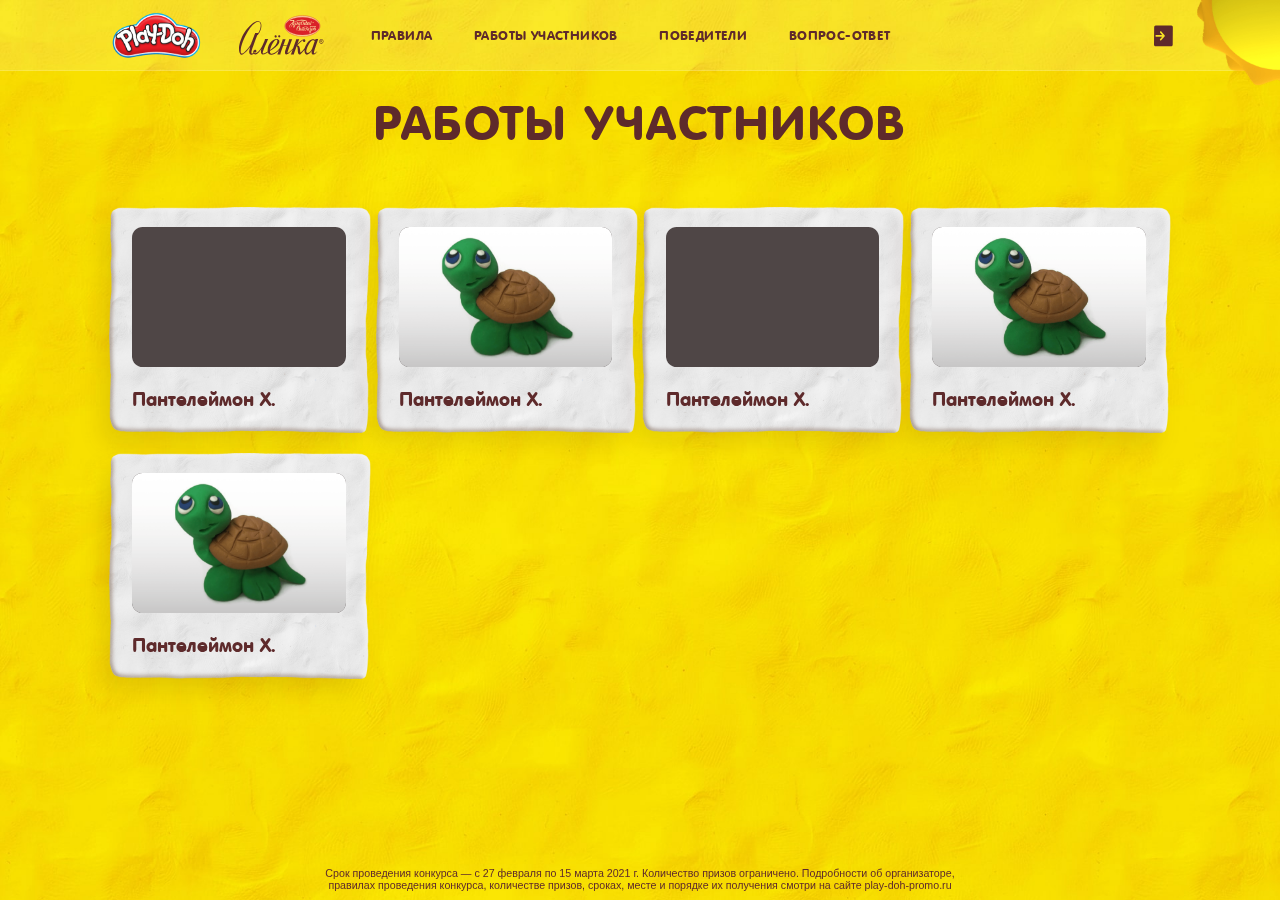
<file: works.html>
<!DOCTYPE html>
<html lang="en">
<head>
	<meta charset="UTF-8">
	<title>Play-Doh & Алёнка</title>
	<meta http-equiv="X-UA-Compatible" content="IE=edge">
    <meta name="viewport" content="width=device-width, initial-scale=1.0, maximum-scale=1.0, minimum-scale=1.0, user-scalable=no">
    <meta name="format-detection" content="telephone=no">
    <link rel="icon" href="img/favicon.png">
	<link rel="stylesheet" href="fonts/stylesheet.css">
	<link rel="stylesheet" href="libs/select2/select2.min.css">
	<link rel="stylesheet" href="libs/scrollbar/jquery.scrollbar.css">
	<link rel="stylesheet" href="libs/lightbox/lightbox.min.css">
	<link rel="stylesheet" href="libs/dropify/dropify.min.css">
	<link rel="stylesheet" href="css/styles.css">
	<!--[if lte IE 9]>
    <script src="http://phpbbex.com/oldies/oldies.js" charset="utf-8"></script>
    <script src="https://oss.maxcdn.com/html5shiv/3.7.3/html5shiv.min.js"></script>
    <script src="https://oss.maxcdn.com/respond/1.4.2/respond.min.js"></script>
    <![endif]-->
</head>
<body>
	<div class="wrapper">
		<div class="content">
			<header>
				<div class="menu">
					<a href="index.html" class="logo">
						<img src="img/logo.png" alt="">
					</a>
					<a href="#!" class="burger"></a>
					<div class="alenka">
						<img src="img/alenka.svg" alt="">
					</div>
					<nav class="menu-links">
						<a href="index.html" class="logo mobile-visible">
							<img src="img/logo.png" alt="">
						</a>
						<a href="#!" class="menu-link" target="_blank">Правила</a>
						<a href="#works" class="menu-link anchor">Работы участников</a>
						<a href="#winners" class="menu-link anchor">Победители</a>
						<a href="#faq" class="menu-link anchor">Вопрос-ответ</a>
						<a href="/lk" class="menu-link login-link pop-op" data-popup="auth" title="Войти">Личный кабинет</a>
					</nav>
				</div>
			</header>
			<section class="all-works-block">
				<div class="container">
					<div class="title">Работы участников</div>
					<div class="all-works">
						<div class="work">
							<div class="work-wrapper">
								<div class="work-img">
									
								</div>
								<div class="work-name">Пантелеймон Х.</div>
							</div>
						</div>
						<div class="work">
							<div class="work-wrapper">
								<div class="work-img">
									<a href="img/work.png" data-lightbox="image" data-title="Пантелеймон Х."><img src="img/work.png" alt="Работа участника Пантелеймон Х."></a>
								</div>
								<div class="work-name">Пантелеймон Х.</div>
							</div>
						</div>
						<div class="work">
							<div class="work-wrapper">
								<div class="work-img">
									
								</div>
								<div class="work-name">Пантелеймон Х.</div>
							</div>
						</div>
						<div class="work">
							<div class="work-wrapper">
								<div class="work-img">
									<a href="img/work1.png" data-lightbox="image" data-title="Пантелеймон Х."><img src="img/work1.png" alt="Работа участника Пантелеймон Х."></a>
								</div>
								<div class="work-name">Пантелеймон Х.</div>
							</div>
						</div>
						<div class="work">
							<div class="work-wrapper">
								<div class="work-img">
									<a href="img/work.png" data-lightbox="image" data-title="Пантелеймон Х."><img src="img/work.png" alt="Работа участника Пантелеймон Х."></a>
								</div>
								<div class="work-name">Пантелеймон Х.</div>
							</div>
						</div>
						<div class="fake-work"></div>
						<div class="fake-work"></div>
						<div class="fake-work"></div>
					</div>
				</div>
			</section>
		</div>
		<footer>
			<div class="copyright">
				Срок проведения конкурса — с 27 февраля по 15 марта 2021 г. Количество призов ограничено. Подробности об организаторе, правилах проведения конкурса, количестве призов, сроках, месте и порядке их получения смотри на сайте play-doh-promo.ru
			</div>
		</footer>
	</div>
	<div class="popups">
		<div id="auth" class="popup popup1">
			<div class="popup__wrap">
				<a href="#!" class="close-popup js-close-popup"></a>
                <div class="popup__inner">
                    <div class="popup__title">Авторизация</div>
                    <div class="popup__error"></div>
                    <form class="popup-form">
                    	<div class="input-field">
                    		<input type="text" name="phone" class="phone-mask" placeholder="Номер телефона" required>
                    	</div>
                    	<div class="input-field mb30">
                    		<input type="password" name="password" placeholder="Пароль" required>
                    	</div>
                    	<div class="btn-wrapper">
							<button class="btn popup-btn">Войти</button>
						</div>
                    </form>
                    <div class="reg-text-wrapper">
                    	<a href="#!" class="link popup-link pop-op" data-popup="reg">Регистрация</a>
                    	<a href="#!" class="link popup-link pop-op" data-popup="restore-password">Забыли пароль?</a>
                    </div>
                </div>
            </div>
		</div>
		<div id="reg" class="popup popup2 long-popup">
			<div class="popup__wrap">
				<a href="#!" class="close-popup js-close-popup"></a>
                <div class="popup__inner">
                    <div class="popup__title">Регистрация</div>
                    <div class="popup__error"></div>
                    <form class="popup-form">
                    	<div class="input-field">
                    		<input type="text" name="lastName" placeholder="Фамилия" required>
                    	</div>
                    	<div class="input-field">
                    		<input type="text" name="firstName" placeholder="Имя" required>
                    	</div>
                    	<div class="input-field">
                    		<input type="text" name="phone" class="phone-mask" placeholder="Телефон" required>                    		
                    	</div>
                    	<div class="input-field">
                    		<input type="text" name="birthday" class="date-mask" placeholder="Дата рождения" required>
                    	</div>
                    	<div class="input-field">
                    		<input type="text" name="email" placeholder="E-mail" required>                    		
                    	</div>
                    	<div class="input-field">
                    		<input type="text" name="pwd1" placeholder="Пароль" required>                    		
                    	</div>
                    	<div class="input-field">
                    		<input type="text" name="pwd2" placeholder="Повторите пароль" required>                    		
                    	</div>
                    	<div class="checkbox-wrapper">
							<div class="input-field checkbox-field">
	                            <label for="check-rules" class="checkbox">
	                                <input id="check-rules" name="check-rules" type="checkbox" required>
	                                <span class="checkmark"></span>
	                                <span class="checkbox-text">Я прочитал и согласен с условиями</span>
	                            </label> 
	                        </div>
						</div>
						<div class="btn-wrapper">
							<!-- <button class="btn popup-btn">Отправить</button> -->
							<a href="#!" class="btn btn3 popup-btn pop-op" data-popup="reg-success">Зарегистрироваться</a>
						</div>
                    </form>
                </div>
            </div>
		</div>
		<div id="reg-success" class="popup">
			<div class="popup__wrap">
				<a href="#!" class="close-popup js-close-popup"></a>
                <div class="popup__inner">
                	<div class="popup__title">Регистрация пройдена</div>
                    <div class="popup__desc">Пароль для входа на сайт отправлен на электронную почту указанную при регистрации</div>
                    <div class="btn-wrapper">
						<a href="#!" class="btn popup-btn pop-op" data-popup="auth">Войти</a>
					</div>
                </div>
            </div>
		</div>
		<div id="restore-password" class="popup">
			<div class="popup__wrap">
				<a href="#!" class="close-popup js-close-popup"></a>
                <div class="popup__inner">
                    <div class="popup__title">Восстановление <br> пароля</div>
                    <form class="popup-form">
                    	<div class="popup__desc before-send">Укажите адрес электронной почты, который Вы указали при регистрации. На него Вам будет отправлен код для восстановления доступа.</div>
                    	<div class="popup__desc after-send" style="display: none;">Пароль был отправлен в сообщении</div>
                    	<div class="input-field">
                    		<input type="text" name="email" placeholder="E-mail" required>
                    	</div>
                    	<div class="input-field mb30">
							<span class="clock-text" style="display: none;">Можно отправить повторно через <span class="clock"></span></span>
                    	</div>
                    	<div class="btn-wrapper">
							<button class="btn popup-btn">Отправить</button>
						</div>
                    </form>
                </div>
            </div>
		</div>
		<div id="feedback-success" class="popup">
			<div class="popup__wrap">
				<a href="#!" class="close-popup js-close-popup"></a>
                <div class="popup__inner">
                	<div class="popup__title">Обратная связь</div>
                    <div class="popup__desc">Ваш вопрос отправлен в службу поддержки. Оператор свяжется с вами в ближайшее время</div>
                    <div class="btn-wrapper">
						<a href="#!" class="btn popup-btn js-close-popup">Продолжить</a>
					</div>
                </div>
            </div>
		</div>
	</div>
	<script src="libs/jquery-3.5.1.min.js"></script>
	<script src="libs/select2/select2.min.js"></script>
	<script src="libs/jquery.validate.min.js"></script>
	<script src="libs/scrollbar/jquery.scrollbar.min.js"></script>
	<script src="libs/jquery.inputmask.min.js"></script>
	<script src="libs/jquery.countdown.min.js"></script>
	<script src="libs/slick.min.js"></script>
	<script src="libs/lightbox/lightbox.min.js"></script>
	<script>
	    lightbox.option({
	      'maxWidth': 1100,
	      'showImageNumberLabel': false
	    })
	</script>
	<script src="libs/dropify/dropify.min.js"></script>
	<script src="js/scripts.js"></script>
</body>
</html>
</file>
<file: fonts/stylesheet.css>
@font-face {
    font-family: 'VAGRounded TL';
    src: url('VAGRoundedTL-Regular.eot');
    src: url('VAGRoundedTL-Regular.eot?#iefix') format('embedded-opentype'),
        url('VAGRoundedTL-Regular.woff2') format('woff2'),
        url('VAGRoundedTL-Regular.woff') format('woff');
    font-weight: normal;
    font-style: normal;
}
</file>
<file: css/styles.css>
html {
    line-height: 1.15;
    -ms-text-size-adjust: 100%;
    -moz-text-size-adjust: 100%;
    -webkit-text-size-adjust: 100%;
}

html, body, div, span, applet, object, iframe,
h1, h2, h3, h4, h5, h6, p, blockquote, pre,
a, abbr, acronym, address, big, cite, code,
del, dfn, em, img, ins, kbd, q, s, samp,
small, strike, strong, sub, sup, tt, var,
b, u, i, center,
dl, dt, dd, ol, ul, li,
fieldset, form, label, legend,
table, caption, tbody, tfoot, thead, tr, th, td,
article, aside, canvas, details, embed,
figure, figcaption, footer, header, hgroup,
menu, nav, output, ruby, section, summary,
time, mark, audio, video {
	margin: 0;
	padding: 0;
	border: 0;
}

main {
    display: block;
}

ol,
ul {
    list-style: none;
}

b,
strong {
    font-weight: bold;
}

*,
:after,
:before {
    box-sizing: border-box;
}

img {
    max-width: 100%;
    border-style: none;
}

img[width="0"][height="0"] {
    display: none;
}

a {
    color: inherit;
    cursor: pointer;
    background-color: transparent;
    text-decoration: none;
    -webkit-transition: all .2s linear;
    transition: all .2s linear;
}

a:hover,
a:focus {
    text-decoration: none;
}

input,
select,
textarea,
button {
    border: none;
    outline: none;
    border-radius: 0;
    -webkit-appearance: none;
    font-family: inherit;
    font-size: 100%;
    line-height: 1.15;
    margin: 0;
}

textarea {
    overflow: auto;
}

textarea::-webkit-scrollbar {
    width: 0;
}

::-ms-clear {
    display: none;
}

input {
    overflow: visible;
}

button {
    cursor: pointer;
    border: none;
    outline: none;
    overflow: visible;
}

button,
select {
    text-transform: none;
}

button::-moz-focus-inner,
[type="button"]::-moz-focus-inner,
[type="reset"]::-moz-focus-inner,
[type="submit"]::-moz-focus-inner {
    border-style: none;
    padding: 0;
}

button,
[type="button"],
[type="reset"],
[type="submit"] {
    -webkit-appearance: button;
}

[type="checkbox"],
[type="radio"] {
    box-sizing: border-box;
    padding: 0;
}

[type="search"]::-webkit-search-decoration {
    -webkit-appearance: none;
}

[type="search"] {
    -webkit-appearance: textfield;
    outline-offset: -2px;
}

::-webkit-file-upload-button {
    -webkit-appearance: button;
    font: inherit;
}

::-webkit-file-upload-button {
    -webkit-appearance: button;
    font: inherit;
}

input[type=number]::-webkit-inner-spin-button,
input[type=number]::-webkit-outer-spin-button {
    -webkit-appearance: none;
    margin: 0;
}

input[type=number] {
    -moz-appearance: textfield;
}

select::-ms-expand {
    display: none;
}

* {
    box-sizing: border-box;
}

h1, h2, h3, h4, h5, h6, p {
    margin: 0;
}

ul, ol {
    margin: 0;
    padding: 0;
    list-style: none;
}

a {
    color: inherit;
    text-decoration: none;
}

a:hover,
a:focus {
    text-decoration: none;
}

textarea {
    width: 100%;
    resize: none;
    border: none;
    outline: none;
    border-radius: 0;
    scrollbar-width: none;
    -ms-overflow-style: none;
}

label {
    margin: 0;
}

input,
button,
select {
    border: none;
    outline: none;
}

input {
    border-radius: 0;
}

*:focus {
    outline: none;
}

body .mobile-visible {
    display: none;
}

@media (max-width: 1000px) {
    body .mobile-visible {
        display: block;
    }

    body .desktop-visible {
        display: none;
    }
}

.no-scrolling {
	overflow: hidden;
}

.link {
	text-decoration: underline;
}

.link:hover {
	text-decoration: none;
}

.invert-link {
	text-decoration: none;
}

.invert-link:hover {
	text-decoration: underline;
}

body .mb0 {
    margin-bottom: 0;
}

body .mb5 {
    margin-bottom: 5rem;
}

body .mb20 {
	margin-bottom: 20rem;
}

body .mb30 {
	margin-bottom: 30rem;
}

body .mb40 {
    margin-bottom: 40rem;
}

body .mb70 {
    margin-bottom: 70rem;
}

body .mr50 {
    margin-right: 50rem;
}

body .mr70 {
    margin-right: 70rem;
}

body .mr150 {
    margin-right: 150rem;
}

body .mt20 {
    margin-top: 20rem;
}

body .mt30 {
    margin-top: 30rem;
}

/*SCROLL ---------------------- */
body .scroll-element,
body .scroll-element div {
    border: none;
    margin: 0;
    padding: 0;
    position: absolute;
    z-index: 1;
}

body .scroll-element div {
    display: block;
    height: 100%;
    left: 0;
    top: 0;
    width: 100%;
}

body .scroll-element.scroll-x {
    bottom: 1px;
    height: 8px;
    left: 0;
    width: 100%;
}

.collection-list.scroll-wrapper>.scroll-content {
    padding-bottom: 10px;
}

body .collection-list .scroll-element.scroll-y {
    display: none;
}

body .scroll-element.scroll-x .scroll-element_track {
    top: 0;
    width: 100%;
    height: 8px;
}

body .scroll-element.scroll-y {
    height: 100%;
    right: 2px;
    top: 0;
    width: 8px;
}

body .scroll-element .scroll-element_outer {
    overflow: visible;
}

body .scroll-element .scroll-element_outer,
body .scroll-element .scroll-element_track,
body .scroll-element .scroll-bar {
    border-radius: 20px;
}

body .scroll-element .scroll-element_track {
    background: #5E2A2B;
    left: 3px;
    width: 2px;
}

body .scroll-element .scroll-bar {
    width: 8px;
    background-color: #5E2A2B;
    left: 0;
    position: relative;
}

body .scroll-element.scroll-draggable .scroll-bar {
    background-color: #5E2A2B;
}

body .scroll-element.scroll-x.scroll-scrolly_visible .scroll-element_track {
    left: -12px;
}

body .scroll-element.scroll-y.scroll-scrollx_visible .scroll-element_track {
    top: -12px;
}

body .scroll-element.scroll-x.scroll-scrolly_visible .scroll-element_size {
    left: -12px;
}

body .scroll-element.scroll-y.scroll-scrollx_visible .scroll-element_size {
    top: -12px;
}

/**/

/* Slider */
.slick-slider {
    position: relative;
    display: block;
    box-sizing: border-box;
    -webkit-user-select: none;
    -moz-user-select: none;
    -ms-user-select: none;
    user-select: none;
    -webkit-touch-callout: none;
    -khtml-user-select: none;
    -ms-touch-action: pan-y;
    touch-action: pan-y;
    -webkit-tap-highlight-color: transparent;
}

.slick-slider * {
    outline: none;
}

.slick-list {
    position: relative;
    display: block;
    overflow: hidden;
    margin: 0;
    padding: 0;
}

.slick-list:focus {
    outline: none;
}

.slick-list.dragging {
    cursor: pointer;
    cursor: hand;
}

.slick-slider .slick-track,
.slick-slider .slick-list {
    -webkit-transform: translate3d(0, 0, 0);
    -moz-transform: translate3d(0, 0, 0);
    -ms-transform: translate3d(0, 0, 0);
    -o-transform: translate3d(0, 0, 0);
    transform: translate3d(0, 0, 0);
}

.slick-track {
    position: relative;
    top: 0;
    left: 0;
    display: block;
    margin-left: auto;
    margin-right: auto;
}

.slick-track:before,
.slick-track:after {
    display: table;
    content: '';
}

.slick-track:after {
    clear: both;
}

.slick-loading .slick-track {
    visibility: hidden;
}

.slick-slide {
    display: none;
    float: left;
    height: 100%;
    min-height: 1px;
}

[dir='rtl'] .slick-slide {
    float: right;
}

.slick-slide img {
    display: block;
}

.slick-slide.slick-loading img {
    display: none;
}

.slick-slide.dragging img {
    pointer-events: none;
}

.slick-initialized .slick-slide {
    display: block;
}

.slick-loading .slick-slide {
    visibility: hidden;
}

.slick-vertical .slick-slide {
    display: block;
    height: auto;
    border: 1px solid transparent;
}

.slick-arrow.slick-hidden {
    display: none;
}

.slick-arrow {
    position: absolute;
    top: 0;
    bottom: 0;
    margin: auto;
    font-size: 0;
    z-index: 1;
}

/**/

/* Select2 */
.select {
    max-width: 410rem;
    min-width: 140rem;
    width: 100%;
    /*margin: 10px auto;*/
}

.select select {
    width: 100%;
}

.select2 {
    z-index: 2;
}

.select2.select2-container--open {
    z-index: 4;
}

.select2-container--open {
    z-index: 3;
}

.select2-container span {
    outline: none;
}

.select2-container .select2-selection--single {
    width: 100%;
    height: 54rem;
    padding: 16rem 30rem 16rem 20rem;
    border: 1px solid transparent;
    border-radius: 10px;
    box-shadow: 0px 3px 7px rgba(104, 39, 0, 0.25);
}

.select2-container--default .select2-selection--single .select2-selection__rendered {
    color: #5E2A2B;
    font-size: 18rem;
    line-height: 1;
    text-align: left;
    padding-left: 0;
}

.select2-container--default .select2-selection--single .select2-selection__placeholder {
    color: rgba(0, 0, 0, .6);
    font-size: 18rem;
    line-height: 1;
    font-weight: 300;
}

.select2-container--default .select2-selection--single .select2-selection__arrow {
    width: 12px;
    height: 7px;
    position: absolute;
    top: 0;
    bottom: 0;
    margin: auto;
    right: 15px;
}

.select2-container--default .select2-selection--single .select2-selection__arrow b {
    margin: 0;
    top: 0;
    left: 0;
    border: none;
    width: 12px;
    height: 7px;
    background: url(../img/arrow-down.svg) center no-repeat;
    transition: all .2s linear;
}

.select2-container--default.select2-container--open .select2-selection--single .select2-selection__arrow b {
    transform: rotate(-180deg);
}

.select2-dropdown {
    background: #fff;
    border-radius: 0;
    color: #02284A;
    border: 0;
    box-shadow: 0px 4px 4px rgba(0, 0, 0, 0.12);
}

.select2-container--open .select2-dropdown--below {
    padding-top: 30rem;
    top: -30rem;
    border-bottom-left-radius: 10px;
    border-bottom-right-radius: 10px;
    border: 1px solid transparent;
    overflow: hidden;
    z-index: 1;
}

.select2-results__options {
    border-radius: 0;
}

.select2-container--default .select2-results>.select2-results__options {
    max-height: 250rem;
    padding-top: 10rem;
}

.select2-results__option {
    font-size: 14rem;
    line-height: 1;
    color: #5E2A2B;
    min-height: 30rem;
    padding: 8rem 20rem 8rem 15rem;
}

.select2-container--default .select2-results__option[aria-selected=true],
.select2-container--default .select2-results__option--highlighted[aria-selected] {
    background: rgba(255, 245, 104, 0.3);
    color: #5E2A2B;
}
/**/

html,
body {
    font-size: calc(100vw / 1920);
    height: 100%;
}

body {
    margin: 0;
    color: #5E2A2B;
    font: normal 16rem/19rem 'Arial', sans-serif;
}

.wrapper {
    display: flex;
    flex-direction: column;
    min-height: 100%;
    background: url(../img/bg.jpg) center 0 no-repeat;
    background-size: cover;
}

.content {
    flex: 1 0 auto;
    overflow: hidden;
}

.container {
    position: relative;
    max-width: 1630rem;
    width: 100%;
    margin: 0 auto;
    padding: 0 15rem;
}

header {
    position: fixed;
    top: 0;
    left: 0;
    right: 0;
    display: flex;
    flex-direction: column;
    justify-content: center;
    -ms-align-items: center;
    align-items: center;
    width: 100%;
    height: 107rem;
    margin: auto;
    background: url(../img/bg-header.jpg) center 0 no-repeat;
    background-size: cover;
    z-index: 11;
}

header::before {
    content: '';
    position: absolute;
    top: -128rem;
    right: -125rem;
    width: 249rem;
    height: 258rem;
    background: url(../img/sun.png) center no-repeat;
    background-size: contain;
    z-index: 0;
}

.menu {
    position: relative;
    display: flex;
    max-width: 1630rem;
    width: 100%;
    margin: 0 auto;
    padding: 0 15rem;
}

.logo {
    display: block;
    max-width: 143rem;
    width: 100%;
    margin-right: 55rem;
}

.alenka {
    max-width: 128rem;
    width: 100%;
    margin-top: 10rem;
}

.menu-links {
    max-width: 820rem;
    width: 100%;
    margin: 0 0 0 50rem;
    display: flex;
    -ms-align-items: center;
    align-items: center;
    justify-content: space-between;
    z-index: 13;
}

.menu-link {
    display: flex;
    align-items: center;
    justify-content: center;
    position: relative;
    font-family: 'VAGRounded TL';
    font-weight: 600;
    font-size: 20rem;
    line-height: 25rem;
    letter-spacing: 0.03em;
    text-transform: uppercase;
    color: #5E2A2B;
    white-space: nowrap;
    margin: 0 20rem;
}

.menu-link::after {
    content: '';
    position: absolute;
    left: 0;
    bottom: -5rem;
    width: 0;
    height: 3rem;
    background: #5E2A2B;
    transition: .2s linear;
}

.menu-link.active::after,
.menu-link:hover::after {
    width: 100%;
}

.login-link {
    position: absolute;
    top: 0;
    bottom: 0;
    right: 15rem;
    width: 29rem;
    height: 33rem;
    margin: auto;
    background: url(../img/enter.svg) center no-repeat;
    background-size: contain;
    font-size: 0;
}

.login-link.auth {
    width: 25rem;
    height: 32rem;
    margin: auto;
    background: url(../img/profile.svg) center no-repeat;
    background-size: contain;
}

footer {
    min-height: 50rem;
}

.copyright {
    max-width: 1004rem;
    width: 100%;
    margin: auto;
    font-size: 16rem;
    line-height: 19rem;
    text-align: center;
}

.popup {
    position: fixed;
    top: 0;
    left: 0;
    bottom: 0;
    right: 0;
    width: 100%;
    background-color: rgba(0, 0, 0, 0.8);
    z-index: -1;
    opacity: 0;
    -webkit-transition: all .2s linear;
    transition: all .2s linear;
    display: -webkit-box;
    display: flex;
    -webkit-box-pack: center;
    justify-content: center;
    -webkit-box-align: start;
    align-items: flex-start;
    padding-top: 10%;
    pointer-events: none;
    overflow-y: auto;
    -webkit-overflow-scrolling: touch;
}

.long-popup {
    padding-top: 4%;
}

.js-popup-show {
    z-index: 999;
    opacity: 1;
    pointer-events: visible;
}

.popup__wrap {
    position: relative;
    max-width: 480px;
    width: 100%;
    text-align: center;
    display: flex;
    flex-direction: column;
    align-items: center;
    position: relative;
    padding: 60px 10px;
    border-radius: 20px;
}

.popup__wrap::before {
    content: '';
    position: absolute;
    top: 0;
    left: -150px;
    right: -130px;
    bottom: auto;
    width: 120%;
    height: 100%;
    margin: auto;
    background: url(../img/popup-bg1.png) center 0 no-repeat;
    background-size: 100% 100%;
    z-index: 0;
}

.popup1 .popup__wrap::before {
    width: 599px;
    height: 506px;
}

.popup2 .popup__wrap::before {
    left: -150px;
    right: -150px;
    width: 573px;
    height: 806px;
    background: url(../img/popup-bg2.png) center 0 no-repeat;
    background-size: 100% 100%;
}

.popup__inner {
    position: relative;
    max-width: 400px;
    margin: auto;
    width: 100%;
    text-align: center;
    font-size: 16px;
    line-height: 20px;
}

.popup-form {
    max-width: 330px;
    width: 100%;
    margin: auto;
}

.popup__title {
    font-family: 'VAGRounded TL';
    font-weight: bold;
    font-size: 30px;
    line-height: 36px;
    text-align: center;
    text-transform: uppercase;
    margin: 0 auto 15px;
}

.popup__error {
    font-size: 13px;
    line-height: 1;
    min-height: 13px;
    color: #DA2228;
    margin-bottom: 5px;
}

.popup__desc {
    font-size: 16px;
    line-height: 20px;
    text-align: left;
    margin: 0 auto 20px;
}

.popup__error + .popup__desc {
    margin-top: 20px;
}

.popup__desc + .btn-wrapper {
    margin-top: 25px;
}

.link + .btn-wrapper {
    margin-top: 25px;
}

.input-field {
    position: relative;
    width: 100%;
    margin: 0 auto 10px;
}

.input-field:last-child {
    margin-bottom: 0;
}

.input-field input:not([type="checkbox"]),
.input-field textarea {
    width: 100%;
    height: 54px;
    padding-left: 20px;
    border: 1px solid transparent;
    font-family: 'Arial';
    font-style: normal;
    font-weight: normal;
    font-size: 18px;
    line-height: 20px;
    color: #5E2A2B;
    background: #fff;
    border-radius: 10px;
    box-shadow: 0px 3px 7px rgba(104, 39, 0, 0.25);
    transition: all .2s linear;
}

.feedback-form .input-field input:not([type="checkbox"]) {
    height: 54rem;
    padding-left: 20rem;
    font-size: 18rem;
    line-height: 20rem;
}

.input-field textarea {
    padding-top: 14rem;
    padding-left: 20rem;
    height: 140rem;
    font-size: 18rem;
    line-height: 20rem;
}

.input-field input:focus,
.input-field textarea:focus {
    border: 1px solid rgba(104, 39, 0, 0.25);
}

.checkbox-wrapper {
    margin: 20px auto;
}

.checkbox-field {
    text-align: left;
}

.checkbox {
    padding-right: 30px;
    display: inline-block;
    min-height: 21px;
}

.checkbox input {
    -webkit-appearance: none;
    padding: 0;
    opacity: 0;
    top: 0;
    left: 0;
    width: 16px;
    height: 16px;
    position: absolute;
}

.checkmark {
    position: absolute;
    right: 0;
    width: 21px;
    height: 21px;
    border-radius: 25px;
    background: #fff;
    border: 2px solid #fff;
}

.checkbox input:checked + .checkmark::after {
    content: '';
    position: absolute;
    width: 11px;
    height: 11px;
    top: 0;
    left: 0;
    right: 0;
    bottom: 0;
    margin: auto;
    background: #5E2A2B;
    border-radius: 25px;
}

.checkbox-text {
    font-size: 18px;
    display: inline-block;
    vertical-align: bottom;
}

.rules-link {
    color: #DA2228;
}

.input-field input.error[type="checkbox"] ~ .checkbox-text {
    color: #DA2228;
}

.close-popup {
    position: absolute;
    top: 25px;
    right: 25px;
    display: flex;
    -ms-align-items: center;
    align-items: center;
    width: 24px;
    height: 24px;
    background: url(../img/close.svg) center no-repeat #DA2228;
    filter: drop-shadow(-1.5px 1.5px 3px rgba(104, 39, 0, 0.75));
    box-shadow: 0px 6px 0px rgba(0, 0, 0, 0.15);
    border-radius: 5px;
    z-index: 1;
}

.close-popup:hover {
    box-shadow: none;
}

span.error {
    position: absolute;
    font-size: 0;
}

.checkbox-wrapper span.error {
    display: none !important;
}

.input-field input.error:not([type="checkbox"]),
.input-field textarea.error,
.input-field select.error + .select2-container .select2-selection--single,
.feedback-form .input-field input.error:not([type="checkbox"]),
.feedback-form .input-field textarea.error {
    color: #DA2228;
    border: 1px solid #DA2228;
}

.input-field input.error[type="checkbox"] ~ .checkbox-text,
.input-field input.error[type="checkbox"] ~ .checkbox-text a {
    color: #DA2228;
}

.clock-text {
    display: block;
    font-size: 14px;
    line-height: 17px;
    opacity: 0.6;
    text-align: center;
}

.pwd-input {
    padding-right: 115px;
}

.restore-link {
    font-size: 14px;
    line-height: 1;
    color: #DA2228;
    position: absolute;
    top: 0;
    right: 15px;
    bottom: 0;
    width: 75px;
    height: 14px;
    margin: auto;
}

.reg-text-wrapper {
    display: flex;
    justify-content: space-between;
    margin-top: 50px;
}

.reg-text {
    text-align: center;
    font-size: 16px;
    line-height: 20px;
    margin-top: 20px;
}

.popup-link {
    font-size: 18px;
    line-height: 21px;
}

.kv-block {
    position: relative;
    min-height: 848rem;
    margin-top: 107rem;
    margin-bottom: 30rem;
}

.kv {
    position: absolute;
    top: 0;
    left: -35rem;
    max-width: 1228rem;
    width: 100%;
    height: 848rem;
    background: url(../img/kv.png) center no-repeat;
    background-size: contain;
}

.kv-info {
    display: flex;
    flex-direction: column;
    justify-content: flex-start;
    padding-top: 78rem;
    padding-left: 1215rem;
}

.kv-text {
    font-family: 'VAGRounded TL';
    font-weight: 500;
    font-size: 53rem;
    line-height: 67rem;
    letter-spacing: 0.03em;
    text-transform: uppercase;
    margin-bottom: 50rem;
}

.kv-text span {
    color: #da222b;
}

.btn-wrapper {
    width: 100%;
    margin: auto;
}

.btn {
    position: relative;
    display: flex;
    align-items: center;
    justify-content: center;
    max-width: 357rem;
    width: 100%;
    height: 81rem;
    margin: auto;
    padding: 20rem 5rem 34rem 14rem;
    font-family: 'VAGRounded TL';
    font-weight: 600;
    font-size: 30rem;
    line-height: 1;
    letter-spacing: 0.04em;
    text-align: center;
    text-transform: uppercase;
    color: #fff;
    background: url(../img/btn1.png) center no-repeat;
    background-size: 100% 100%;
    z-index: 1;
    transition: all .2s linear;
}

.btn:hover {
    transform: scale(1.02);
}

.btn2 {
    max-width: 274rem;
    height: 93rem;
    background: url(../img/btn2.png) center no-repeat;
    background-size: 100% 100%;
}

.popup-btn {
    max-width: 210px;
    height: 63px;
    padding: 16px 5px 24px 10px;
    font-size: 24px;
    background: url(../img/btn2.png) center no-repeat;
    background-size: 100% 100%;
}

.popup-btn.btn2 {
    max-width: 274px;
    height: 93px;
    padding: 20px 5px 34px 14px;
    background: url(../img/btn2.png) center no-repeat;
    background-size: 100% 100%;
}

.btn3 {
    max-width: 306px;
    height: 102px;
    padding: 20px 5px 34px 14px;
    background: url(../img/btn3.png) center no-repeat;
    background-size: 100% 100%;
}

.btn.disabled {
    pointer-events: none;
    opacity: .6;
    color: #d0d0d0;
}

.kv-info .btn {
    margin: 0;
}

.title {
    font-family: 'VAGRounded TL';
    font-weight: 600;
    font-size: 72rem;
    line-height: 90rem;
    text-align: center;
    letter-spacing: 0.03em;
    text-transform: uppercase;
}

.steps-block {
    margin-bottom: 120rem;
}

.steps {
    display: flex;
    justify-content: space-between;
}

.step {
    position: relative;
    max-width: 540rem;
    width: 100%;
    margin: 0 auto;
}

.step-img {
    position: relative;
    display: flex;
    -ms-align-items: center;
    align-items: center;
    justify-content: center;
    width: 100%;
    height: 290rem;
    margin: 0 auto;
}

.step1 .step-img {
    max-width: 434rem;
}

.step2 .step-img {
    max-width: 279rem;
}

.step3 .step-img {
    max-width: 336rem;
}

.step-img img {
    position: absolute;
}

.step-num {
    position: absolute;
    top: 260rem;
    left: 0;
    width: 120rem;
}

.step-title {
    font-family: 'VAGRounded TL';
    font-weight: 600;
    font-size: 48rem;
    line-height: 60rem;
    padding-left: 155rem;
}

.step-text {
    font-family: 'VAGRounded TL';
    font-weight: 600;
    font-size: 37rem;
    line-height: 46rem;
    color: #A52963;
    padding-left: 155rem;
}

.step-text + .btn-wrapper {
    margin-top: 20rem;
}

.works-block {
    margin-bottom: 155rem;
}

.works-slider {
    margin: 70rem 0 50rem;
}

.work-wrapper {
    position: relative;
    max-width: 393rem;
    width: 100%;
    height: 339rem;
    background: url(../img/work-bg.png) center no-repeat;
    background-size: 100% 100%;
    filter: drop-shadow(-13rem 20rem 16rem rgba(60, 10, 10, 0.1));
    margin: 10rem 0 35rem;
    padding: 30rem 35rem 20rem;
}

.work-img {
    position: relative;
    display: flex;
    -ms-align-items: center;
    align-items: center;
    justify-content: center;
    max-width: 320rem;
    width: 100%;
    height: 210rem;
    background: #4F4646;
    border-radius: 16rem;
    overflow: hidden;
    margin-bottom: 30rem;
}

.work-img img {
    position: absolute;
    top: 0;
    left: 0;
    right: 0;
    width: 100%;
    height: 100%;
    object-fit: cover;
    margin: auto;
}

.work-name {
    font-family: 'VAGRounded TL';
    font-weight: 600;
    font-size: 29rem;
    line-height: 37rem;
}

.works-slider .slick-arrow {
    width: 101rem;
    height: 99rem;
    transition: all .2s linear;
}

.works-slider .slick-arrow:active {
    transform: scale(.95);
}

.works-slider .slick-prev {
    left: -100rem;
    background: url(../img/arrow-left.png) center no-repeat;
    background-size: contain;
}

.works-slider .slick-next {
    right: -100rem;
    background: url(../img/arrow-right.png) center no-repeat;
    background-size: contain;
}

.lb-outerContainer::before {
    content: '';
    position: absolute;
    top: -13%;
    left: -15%;
    right: -15%;
    bottom: auto;
    margin: auto;
    width: 125%;
    height: 135%;
    background: url(../img/popup-bg3.png) center no-repeat;
    background-size: 100% 100%;
    z-index: 0;
}

.lb-container,
.lb-dataContainer {
    position: relative;
}

.lightbox .lb-image {
    border: none;
}

.lb-data .lb-caption {
    font-family: 'VAGRounded TL';
    font-weight: 600;
    font-size: 44px;
    line-height: 55px;
    text-transform: uppercase;
    color: #5E2A2B;
}

.winners-block {
    margin-bottom: 110rem;
}

.winners {
    position: relative;
    width: 100%;
    min-height: 450rem;
    margin-top: 60rem;
}

.winners::before {
    content: '';
    position: absolute;
    top: 0;
    left: 0;
    right: 0;
    bottom: 0;
    margin: auto;
    width: 100%;
    height: 100%;
    background: #C4C4C4;
    mix-blend-mode: screen;
    opacity: 0.7;
    border-radius: 40rem;
    z-index: 0;
}

.winners-announce {
    position: absolute;
    top: 0;
    left: 0;
    right: 0;
    bottom: 0;
    margin: auto;
    max-width: 610rem;
    width: 100%;
    height: 100rem;
    font-family: 'VAGRounded TL';
    font-weight: 600;
    font-size: 36rem;
    line-height: 45rem;
    text-align: center;
}

.faq-block {
    margin-bottom: 160rem;
}

.faq-container {
    position: relative;
    max-width: 1400rem;
    width: 100%;
    margin: 50rem auto 0;
    display: flex;
    justify-content: space-between;
}

.faq-wrap {
    max-width: 620rem;
    width: 100%;
    height: 680rem;
    margin: 0;
}

.faq-item {
    max-width: 500rem;
    width: 100%;
    margin: 0 auto 25rem;
}

.faq-item-title {
    position: relative;
    font-weight: bold;
    font-size: 16rem;
    line-height: 20rem;
    color: #1A1919;
    padding-left: 36rem;
    cursor: pointer;
}

.faq-item-title::before {
    content: '';
    position: absolute;
    top: 3rem;
    left: 0;
    width: 15rem;
    height: 15rem;
    border-radius: 3rem;
    background: url(../img/plus.svg) 3rem 3rem no-repeat #5E2A2B;
    background-size: 10rem;
    box-shadow: 0px 6px 0px rgba(0, 0, 0, 0.15);
}

.faq-item-title.active::before {
    background: url(../img/minus.svg) 3rem 6rem no-repeat #DA2228;
    background-size: auto;
}

.faq-item-text {
    display: none;
    font-size: 14rem;
    line-height: 17rem;
    padding: 20rem 0 0 36rem;
}

.feedback-wrap {
    position: relative;
    max-width: 754rem;
    width: 100%;
    min-height: 690rem;
    margin: 0;
    padding: 35rem 10rem;
    background: url(../img/feedback-bg.png) center 0 no-repeat;
    background-size: contain;
    filter: drop-shadow(-13rem 20rem 16rem rgba(60, 10, 10, 0.1));
    border-radius: 20rem;
}

.feedback-title {
    font-family: 'VAGRounded TL';
    font-weight: 600;
    font-size: 23rem;
    line-height: 29rem;
    text-align: center;
    text-transform: uppercase;
    margin-bottom: 5rem;
}

.feedback-desc {
    font-size: 14rem;
    line-height: 16rem;
    text-align: center;
    margin: 0 auto 15rem;
}

.feedback-form {
    max-width: 410rem;
    width: 100%;
    margin: auto;
}

.captcha-wrap {
    position: relative;
    display: flex;
    justify-content: space-between;
}

.captcha-wrap .popup__error {
    position: absolute;
    top: -18rem;
    left: 0;
    right: 0;
    margin: auto;
    text-align: center;
    color: #DA2228;
}

.captcha-field {
    position: relative;
    display: flex;
    -ms-align-items: center;
    align-items: center;
    /*justify-content: center;*/
    width: 100%;
    height: 54rem;
    margin-right: 20rem;
    padding-left: 20rem;
    background: #E5E5E5;
    border-radius: 10px;
    box-shadow: 0px 3px 7px rgba(104, 39, 0, 0.25);
}

.popup-form .captcha-field {
    padding-left: 15rem;
}

.captcha-field img {
    position: relative;
    max-width: 102rem;
}

.popup-form .captcha-field img {
    max-width: 84rem;
}

.reload-captcha {
    display: block;
    position: absolute;
    top: 0;
    right: 10rem;
    bottom: 0;
    width: 37rem;
    height: 37rem;
    margin: auto;
    background: url(../img/reload.svg) center no-repeat;
    background-size: contain;
    z-index: 1;
}

.lk-block {
    min-height: 630rem;
    margin-top: 177rem;
    margin-bottom: 50rem;
}

.profile-wrapper {
    display: flex;
    justify-content: space-between;
}

.profile-name {
    max-width: 750rem;
    font-family: 'VAGRounded TL';
    font-weight: 600;
    font-size: 36rem;
    line-height: 45rem;
    letter-spacing: 0.03em;
    text-transform: uppercase;
    margin-bottom: 25rem;
}

.profile-contacts {
    font-family: 'VAGRounded TL';
    font-weight: 600;
    font-size: 36rem;
    line-height: 45rem;
    letter-spacing: 0.03em;
    color: #DA2228;
    margin-bottom: 25rem;
}

.logout-link {
    font-family: 'VAGRounded TL';
    font-weight: 600;
    font-size: 18rem;
    line-height: 23rem;
    letter-spacing: 0.03em;
}

.lk-works {
    max-width: 800rem;
    width: 100%;
}

.lk-works-title {
    font-family: 'VAGRounded TL';
    font-weight: 600;
    font-size: 48rem;
    line-height: 60rem;
    letter-spacing: 0.03em;
    text-transform: uppercase;
    margin-bottom: 30rem;
}

.upload .dropify-wrapper {
    padding: 0;
    border: 0;
    width: 100%;
    height: 339rem;
    background: transparent;
    animation: none;
}

.upload .dropify-wrapper.has-preview {
    width: 393rem;
}

.upload .dropify-wrapper::before {
    content: '';
    position: absolute;
    top: 0;
    left: 0;
    right: 0;
    bottom: 0;
    width: 100%;
    height: 150rem;
    margin: auto;
    background: #C4C4C4;
    mix-blend-mode: screen;
    opacity: 0.7;
    border-radius: 40rem;
    z-index: 0;
}

.upload .dropify-wrapper::after {
    content: '';
    position: absolute;
    top: 0;
    left: 0;
    right: 0;
    bottom: 0;
    width: 100%;
    height: 339rem;
    margin: auto;
    background: url(../img/upload-text.svg) center no-repeat;
    background-size: 657rem;
    z-index: 0;
}

.upload .dropify-wrapper.has-preview::before,
.upload .dropify-wrapper.has-preview::after {
    display: none;
}

.upload .dropify-wrapper .dropify-preview {
    padding: 30rem 35rem 20rem;
    border: 0;
    width: 393rem;
    height: 339rem;
    background: url(../img/work-bg.png) center no-repeat;
    background-size: 100% 100%;
}

.upload .dropify-wrapper .dropify-preview .work-img {
    margin: 0 auto 30rem;
}

.upload .dropify-wrapper.touch-fallback {
    height: 339rem !important;
}

.upload .dropify-wrapper .dropify-preview .dropify-infos {
    display: none;
}

.upload .dropify-clear {
    top: 0;
    left: auto;
    right: 0;
    width: 30rem;
    height: 31rem;
    padding: 0;
    border: 0;
    color: #fff !important;
}

.upload .dropify-wrapper.touch-fallback .dropify-clear {
    bottom: inherit;
}

.upload .dropify-wrapper .dropify-message p {
    display: none;
}

.upload .dropify-wrapper .dropify-message span.file-icon::before {
    /*content: '';
    background: url(../img/camera.svg) center no-repeat;
    background-size: 37rem;
    width: 37rem;
    height: 60rem;
    display: block;
    margin: auto;*/
    display: none;
}

.upload .dropify-wrapper.touch-fallback .dropify-message {
    padding: 0;
    top: 0;
    transform: none;
}

.upload .dropify-wrapper.touch-fallback .dropify-preview .dropify-render {
    display: flex;
}

.upload .dropify-wrapper.touch-fallback .dropify-preview .dropify-render img {
    -webkit-transform: translate(0,-50%);
    transform: translate(0,-50%);
}

.upload-text {
    font-family: 'VAGRounded TL';
    font-weight: 600;
    font-size: 18rem;
    line-height: 23rem;
    letter-spacing: 0.03em;
    margin-top: 25rem;
}

.upload .dropify-wrapper.has-preview + .upload-text,
.upload .dropify-wrapper + .upload-text + .btn-wrapper {
    display: none;
}

.upload .dropify-wrapper.has-preview + .upload-text + .btn-wrapper {
    display: block;
    margin-top: 25rem;
}

.upload .dropify-wrapper.has-preview + .upload-text + .btn-wrapper .btn {
    margin: 0;
}

.work-info {
    display: flex;
    justify-content: space-between;
}

.work-date {
    font-family: 'VAGRounded TL';
    font-weight: 600;
    font-size: 24rem;
    line-height: 30rem;
}

.work-status {
    font-family: 'VAGRounded TL';
    font-weight: 600;
    font-size: 24rem;
    line-height: 30rem;
    text-align: right;
}

.work-status.success {
    color: #0C8C11;
}

.work-status.reject {
    color: #DA2228;
}

.all-works-block {
    margin: 140rem 0 130rem;
}

.all-works {
    display: flex;
    flex-wrap: wrap;
    justify-content: space-between;
    margin-top: 60rem;
}

.all-works .work {
    max-width: 393rem;
    width: 100%;
    height: 339rem;
    margin: 10rem auto 20rem;
}

.fake-work {
    max-width: 393rem;
    width: 100%;
    margin: auto;
}

@media (max-width: 1000px) {
    html,
    body {
        font-size: calc(100vw / 375);
        height: 100%;
    }

    .container {
        max-width: 375rem;
    }

    header,
    .menu {
        height: 94rem;
    }

    header::before {
        display: none;
    }

    .logo {
        position: absolute;
        top: 20rem;
        left: 15rem;
        max-width: 99rem;
        margin: auto;
        z-index: 12;
    }

    .alenka {
        position: absolute;
        top: 25rem;
        right: 15rem;
        bottom: 0;
        max-width: 93rem;
        margin: auto;
        z-index: 12;
    }

    .alenka img {
        width: 100%;
    }

    .burger {
        position: fixed;
        top: 30rem;
        left: 0;
        right: 0;
        display: block;
        width: 43rem;
        height: 43rem;
        margin: auto;
        background: url(../img/burger.svg) center no-repeat;
        background-size: 43rem;
        transition: all .2s linear;
        z-index: 12;
    }

    .burger.active {
        background: url(../img/close-menu.svg) center no-repeat;
        background-size: 34rem;
    }

    .menu-links {
        display: flex;
        flex-direction: column;
        -ms-align-items: center;
        align-items: center;
        justify-content: flex-start;
        position: fixed;
        top: -200%;
        left: 0;
        right: 0;
        max-width: 100%;
        width: 100%;
        height: 390rem;
        transition: all .2s linear;
        background: url(../img/menu-bg.png) center 0 no-repeat;
        background-size: 437rem 100%;
        margin: auto;
        padding: 100rem 0 25rem;
        text-align: center;
        z-index: 0;
    }

    .menu-links.active {
        top: 0;
        z-index: 11;
    }

    .menu-link {
        font-size: 24rem;
        line-height: 30rem;
        margin-bottom: 25rem;
        padding: 0;
    }

    .login-link {
        position: relative;
        top: auto;
        bottom: auto;
        right: auto;
        width: auto;
        height: auto;
        background: none;
    }

    .kv-block {
        min-height: 695rem;
        margin-top: 94rem;
    }

    .kv {
        max-width: auto;
        width: 476rem;
        height: 387rem;
        left: -60rem;
        right: -40rem;
        background: url(../img/kv-mob.png) center no-repeat;
        background-size: contain;
    }

    .kv-info {
        max-width: 310rem;
        width: 100%;
        margin: 0 auto;
        padding-top: 420rem;
        padding-left: 0;
    }

    .kv-text {
        font-size: 28rem;
        line-height: 35rem;
        letter-spacing: 0;
        margin-bottom: 25rem;
    }

    .btn:not(.popup-btn) {
        font-size: 25rem;
        letter-spacing: 0;
    }

    .title {
        font-size: 42rem;
        line-height: 53rem;
    }

    .steps-block {
        margin-bottom: 65rem;
    }

    .steps {
        flex-direction: column;
        -ms-align-items: center;
        align-items: center;
        justify-content: center;
    }

    .step {
        max-width: 345rem;
    }

    .step1 {
        margin-bottom: 30rem;
    }

    .step2 {
        margin-bottom: 15rem;
    }

    .step-img {
        height: 190rem;
    }

    .step1 .step-img {
        max-width: 248rem;
    }

    .step2 .step-img {
        max-width: 167rem;
    }

    .step3 .step-img {
        max-width: 188rem;
    }

    .step-num {
        top: 180rem;
        width: 58rem;
    }

    .step-title {
        font-size: 34rem;
        line-height: 42rem;
        padding-left: 70rem;
    }

    .step-text {
        font-size: 26rem;
        line-height: 32rem;
        padding-left: 70rem;
    }

    .works-block {
        margin-bottom: 100rem;
    }

    .works-block .container {
        padding: 0;
    }

    .works-slider {
        margin: 30rem 0 0;
    }

    .work-wrapper {
        max-width: none;
        width: 314rem;
        height: 272rem;
        margin: 0 4rem 40rem;
        padding: 22rem 30rem 20rem;
    }

    .work-img {
        max-width: 256rem;
        height: 166rem;
        border-radius: 13rem;
        margin-bottom: 25rem;
    }

    .work-name {
        font-size: 24rem;
        line-height: 29rem;
    }

    .lb-outerContainer::before {
        height: 150%;
    }

    .lb-data .lb-caption {
        font-size: 24px;
        line-height: 34px;
    }

    .winners-block {
        margin-bottom: 100rem;
    }

    .winners {
        min-height: 270rem;
        margin-top: 30rem;
    }

    .winners-announce {
        max-width: 315rem;
        height: 60rem;
        font-size: 24rem;
        line-height: 30rem;
    }

    .faq-block {
        margin-bottom: 60rem;
    }

    .faq-block .container {
        padding: 0;
    }

    .faq-container {
        flex-direction: column;
        -ms-align-items: center;
        align-items: center;
        justify-content: center;
        margin-top: 30rem;
    }

    .faq-wrap {
        max-width: 345rem;
        height: 400rem;
        margin-bottom: 40rem;
    }

    .faq-item {
        max-width: 300rem;
    }

    .faq-item-title::before {
        width: 22rem;
        height: 22rem;
        border-radius: 5rem;
        background-position: 5rem 4rem;
        background-size: 14rem;
    }

    .faq-item-title.active::before {
        background-position: 5rem 9rem;
        background-size: 14rem;
    }

    .feedback-wrap {
        max-width: 589rem;
        height: 592rem;
        background-size: 125% 100%;
    }

    .feedback-title {
        margin-bottom: 15rem;
    }

    .feedback-desc {
        font-size: 12rem;
        line-height: 13rem;
    }

    .feedback-form {
        max-width: 324rem;
    }

    .feedback-form .input-field input:not([type="checkbox"]) {
        height: 42rem;
        padding-left: 15rem;
        font-size: 14rem;
        line-height: 16rem;
    }

    .input-field textarea {
        padding-left: 15rem;
        height: 110rem;
        font-size: 14rem;
        line-height: 16rem;
    }

    .select2-container .select2-selection--single {
        height: 42rem;
        padding: 12rem 30rem 12rem 15rem;
    }

    .select2-container--default .select2-selection--single .select2-selection__rendered,
    .select2-container--default .select2-selection--single .select2-selection__placeholder {
        font-size: 14rem;
    }

    .captcha-field {
        height: 42rem;
        margin-right: 15rem;
        padding-left: 15rem;
    }

    .captcha-field img {
        max-width: 99rem;
    }

    .reload-captcha {
        right: 6rem;
        width: 28rem;
        height: 28rem;
    }

    footer {
        min-height: 70rem;
    }

    .copyright {
        max-width: 345rem;
        font-size: 11rem;
        line-height: 13rem;
    }

    .lk-block {
        margin-top: 140rem;
    }

    .profile-wrapper {
        flex-direction: column;
    }

    .profile-info {
        margin-bottom: 40rem;
    }

    .profile-name {
        font-size: 24rem;
        line-height: 30rem;
        margin-bottom: 15rem;
    }

    .profile-contacts {
        font-size: 24rem;
        line-height: 30rem;
        margin-bottom: 5rem;
    }

    .logout-link {
        display: flex;
        justify-content: flex-end;
        font-size: 18rem;
        line-height: 23rem;
        text-align: right;
    }

    .lk-works-title {
        font-size: 36rem;
        line-height: 45rem;
        text-align: center;
        margin-bottom: 20rem;
    }

    .upload .dropify-wrapper {
        height: 272px;
    }

    .upload .dropify-wrapper.touch-fallback {
        height: 272rem !important;
    }

    .upload .dropify-wrapper.has-preview {
        width: 314rem;
        margin: auto;
    }

    .upload .dropify-wrapper .dropify-preview {
        width: 314rem;
        height: 272rem;
        padding: 22rem 30rem 20rem;
    }

    .upload .dropify-wrapper::before {
        height: 194rem;
    }

    .upload .dropify-wrapper::after {
        height: 148rem;
        background: url(../img/upload-text-mob.svg) center no-repeat;
        background-size: 267rem;
    }

    .upload-text {
        font-size: 14rem;
        line-height: 18rem;
        text-align: center;
    }

    .upload .dropify-wrapper.has-preview + .upload-text + .btn-wrapper .btn {
        margin: auto;
    }

    .lk-works-list .work-wrapper {
        margin-left: auto;
        margin-right: auto;
    }

    .work-date,
    .work-status {
        font-size: 18rem;
        line-height: 23rem;
    }

    .all-works-block {
        margin-bottom: 90rem;
    }

    .all-works {
        margin-top: 30rem;
    }

    .all-works .work {
        width: 314rem;
        height: 272rem;
    }

    .fake-work {
        width: 314rem;
    }

    .all-works .work .work-wrapper {
        margin: 0 auto 40rem;
    }
}
</file>
<file: libs/dropify/dropify.min.css>
@charset "UTF-8";/*!
 * =============================================================
 * dropify v0.2.1 - Override your input files with style.
 * https://github.com/JeremyFagis/dropify
 *
 * (c) 2016 - Jeremy FAGIS <jeremy@fagis.fr> (http://fagis.fr)
 * =============================================================
 */@font-face{font-family:dropify;src:url(../fonts/dropify.eot);src:url(../fonts/dropify.eot#iefix) format("embedded-opentype"),url(../fonts/dropify.woff) format("woff"),url(../fonts/dropify.ttf) format("truetype"),url(../fonts/dropify.svg#dropify) format("svg");font-weight:400;font-style:normal}.dropify-font:before,.dropify-wrapper .dropify-message span.file-icon:before,.dropify-wrapper .dropify-preview .dropify-infos .dropify-infos-inner p.dropify-filename span.file-icon:before,[class*=" dropify-font-"]:before,[class^=dropify-font-]:before{font-family:dropify;font-style:normal;font-weight:400;speak:none;display:inline-block;text-decoration:inherit;width:1em;margin-left:.2em;margin-right:.2em;text-align:center;font-variant:normal;text-transform:none;line-height:1em}.dropify-wrapper,.dropify-wrapper .dropify-clear{font-family:Roboto,"Helvetica Neue",Helvetica,Arial}.dropify-wrapper.has-error .dropify-message .dropify-error,.dropify-wrapper.has-preview .dropify-clear{display:block}.dropify-font-upload:before,.dropify-wrapper .dropify-message span.file-icon:before{content:'\e800'}.dropify-font-file:before{content:'\e801'}.dropify-wrapper{display:block;position:relative;cursor:pointer;overflow:hidden;width:100%;max-width:100%;height:200px;padding:5px 10px;font-size:14px;line-height:22px;color:#777;background-color:#FFF;background-image:none;text-align:center;border:2px solid #E5E5E5;-webkit-transition:border-color .15s linear;transition:border-color .15s linear}.dropify-wrapper:hover{background-size:30px 30px;background-image:-webkit-linear-gradient(135deg,#F6F6F6 25%,transparent 25%,transparent 50%,#F6F6F6 50%,#F6F6F6 75%,transparent 75%,transparent);background-image:linear-gradient(-45deg,#F6F6F6 25%,transparent 25%,transparent 50%,#F6F6F6 50%,#F6F6F6 75%,transparent 75%,transparent);-webkit-animation:stripes 2s linear infinite;animation:stripes 2s linear infinite}.dropify-wrapper.has-error{border-color:#F34141}.dropify-wrapper.has-error:hover .dropify-errors-container{visibility:visible;opacity:1;-webkit-transition-delay:0s;transition-delay:0s}.dropify-wrapper.disabled input{cursor:not-allowed}.dropify-wrapper.disabled:hover{background-image:none;-webkit-animation:none;animation:none}.dropify-wrapper.disabled .dropify-message{opacity:.5;text-decoration:line-through}.dropify-wrapper.disabled .dropify-infos-message{display:none}.dropify-wrapper input{position:absolute;top:0;right:0;bottom:0;left:0;height:100%;width:100%;opacity:0;cursor:pointer;z-index:5}.dropify-wrapper .dropify-message{position:relative;top:50%;-webkit-transform:translateY(-50%);transform:translateY(-50%)}.dropify-wrapper .dropify-message span.file-icon{font-size:50px;color:#CCC}.dropify-wrapper .dropify-message p{margin:5px 0 0}.dropify-wrapper .dropify-message p.dropify-error{color:#F34141;font-weight:700;display:none}.dropify-wrapper .dropify-clear{display:none;position:absolute;opacity:0;z-index:7;top:10px;right:10px;background:0 0;border:2px solid #FFF;text-transform:uppercase;font-size:11px;padding:4px 8px;font-weight:700;color:#FFF;-webkit-transition:all .15s linear;transition:all .15s linear}.dropify-wrapper .dropify-clear:hover{background:rgba(255,255,255,.2)}.dropify-wrapper .dropify-preview{display:none;position:absolute;z-index:1;background-color:#FFF;padding:5px;width:100%;height:100%;top:0;right:0;bottom:0;left:0;overflow:hidden;text-align:center}.dropify-wrapper .dropify-preview .dropify-render img{top:50%;-webkit-transform:translate(0,-50%);transform:translate(0,-50%);position:relative;max-width:100%;max-height:100%;background-color:#FFF;-webkit-transition:border-color .15s linear;transition:border-color .15s linear}.dropify-wrapper .dropify-preview .dropify-render i{font-size:70px;top:50%;left:50%;-webkit-transform:translate(-50%,-50%);transform:translate(-50%,-50%);position:absolute;color:#777}.dropify-wrapper .dropify-preview .dropify-render .dropify-extension{position:absolute;top:50%;left:50%;-webkit-transform:translate(-50%,-50%);transform:translate(-50%,-50%);margin-top:10px;text-transform:uppercase;font-weight:900;letter-spacing:-.03em;font-size:13px;width:42px;white-space:nowrap;overflow:hidden;text-overflow:ellipsis}.dropify-wrapper .dropify-preview .dropify-infos{position:absolute;left:0;top:0;right:0;bottom:0;z-index:3;background:rgba(0,0,0,.7);opacity:0;-webkit-transition:opacity .15s linear;transition:opacity .15s linear}.dropify-wrapper .dropify-preview .dropify-infos .dropify-infos-inner{position:absolute;top:50%;-webkit-transform:translate(0,-40%);transform:translate(0,-40%);-webkit-backface-visibility:hidden;backface-visibility:hidden;width:100%;padding:0 20px;-webkit-transition:all .2s ease;transition:all .2s ease}.dropify-wrapper .dropify-preview .dropify-infos .dropify-infos-inner p{padding:0;margin:0;position:relative;width:100%;white-space:nowrap;overflow:hidden;text-overflow:ellipsis;color:#FFF;text-align:center;line-height:25px;font-weight:700}.dropify-wrapper .dropify-preview .dropify-infos .dropify-infos-inner p.dropify-filename span.file-icon{margin-right:2px}.dropify-wrapper .dropify-preview .dropify-infos .dropify-infos-inner p.dropify-infos-message{margin-top:15px;padding-top:15px;font-size:12px;position:relative;opacity:.5}.dropify-wrapper .dropify-preview .dropify-infos .dropify-infos-inner p.dropify-infos-message::before{content:'';position:absolute;top:0;left:50%;-webkit-transform:translate(-50%,0);transform:translate(-50%,0);background:#FFF;width:30px;height:2px}.dropify-wrapper:hover .dropify-clear,.dropify-wrapper:hover .dropify-preview .dropify-infos{opacity:1}.dropify-wrapper:hover .dropify-preview .dropify-infos .dropify-infos-inner{margin-top:-5px}.dropify-wrapper.touch-fallback{height:auto!important}.dropify-wrapper.touch-fallback:hover{background-image:none;-webkit-animation:none;animation:none}.dropify-wrapper.touch-fallback .dropify-preview{position:relative;padding:0}.dropify-wrapper.touch-fallback .dropify-preview .dropify-render{display:block;position:relative}.dropify-wrapper.touch-fallback .dropify-preview .dropify-infos .dropify-infos-inner p.dropify-infos-message::before,.dropify-wrapper.touch-fallback.has-preview .dropify-message{display:none}.dropify-wrapper.touch-fallback .dropify-preview .dropify-render .dropify-font-file{position:relative;-webkit-transform:translate(0,0);transform:translate(0,0);top:0;left:0}.dropify-wrapper.touch-fallback .dropify-preview .dropify-render .dropify-font-file::before{margin-top:30px;margin-bottom:30px}.dropify-wrapper.touch-fallback .dropify-preview .dropify-render img{position:relative;-webkit-transform:translate(0,0);transform:translate(0,0)}.dropify-wrapper.touch-fallback .dropify-preview .dropify-infos{position:relative;opacity:1;background:0 0}.dropify-wrapper.touch-fallback .dropify-preview .dropify-infos .dropify-infos-inner{position:relative;top:0;-webkit-transform:translate(0,0);transform:translate(0,0);padding:5px 90px 5px 0}.dropify-wrapper.touch-fallback .dropify-preview .dropify-infos .dropify-infos-inner p{padding:0;margin:0;position:relative;width:100%;white-space:nowrap;overflow:hidden;text-overflow:ellipsis;color:#777;text-align:left;line-height:25px}.dropify-wrapper.touch-fallback .dropify-preview .dropify-infos .dropify-infos-inner p.dropify-filename{font-weight:700}.dropify-wrapper.touch-fallback .dropify-preview .dropify-infos .dropify-infos-inner p.dropify-infos-message{margin-top:0;padding-top:0;font-size:11px;position:relative;opacity:1}.dropify-wrapper.touch-fallback .dropify-message{-webkit-transform:translate(0,0);transform:translate(0,0);padding:40px 0}.dropify-wrapper.touch-fallback .dropify-clear{top:auto;bottom:23px;opacity:1;border-color:rgba(119,119,119,.7);color:#777}.dropify-wrapper.touch-fallback:hover .dropify-preview .dropify-infos .dropify-infos-inner{margin-top:0}.dropify-wrapper .dropify-loader{position:absolute;top:15px;right:15px;display:none;z-index:9}.dropify-wrapper .dropify-loader::after{display:block;position:relative;width:20px;height:20px;-webkit-animation:rotate .6s linear infinite;animation:rotate .6s linear infinite;border-radius:100%;border-top:1px solid #CCC;border-bottom:1px solid #777;border-left:1px solid #CCC;border-right:1px solid #777;content:''}.dropify-wrapper .dropify-errors-container{position:absolute;left:0;top:0;right:0;bottom:0;z-index:3;background:rgba(243,65,65,.8);text-align:left;visibility:hidden;opacity:0;-webkit-transition:visibility 0s linear .15s,opacity .15s linear;transition:visibility 0s linear .15s,opacity .15s linear}.dropify-wrapper .dropify-errors-container ul{padding:10px 20px;margin:0;position:absolute;left:0;top:50%;-webkit-transform:translateY(-50%);transform:translateY(-50%)}.dropify-wrapper .dropify-errors-container ul li{margin-left:20px;color:#FFF;font-weight:700}.dropify-wrapper .dropify-errors-container.visible{visibility:visible;opacity:1;-webkit-transition-delay:0s;transition-delay:0s}.dropify-wrapper~.dropify-errors-container ul{padding:0;margin:15px 0}.dropify-wrapper~.dropify-errors-container ul li{margin-left:20px;color:#F34141;font-weight:700}@-webkit-keyframes stripes{from{background-position:0 0}to{background-position:60px 30px}}@keyframes stripes{from{background-position:0 0}to{background-position:60px 30px}}@-webkit-keyframes rotate{0%{-webkit-transform:rotateZ(-360deg);transform:rotateZ(-360deg)}100%{-webkit-transform:rotateZ(0);transform:rotateZ(0)}}@keyframes rotate{0%{-webkit-transform:rotateZ(-360deg);transform:rotateZ(-360deg)}100%{-webkit-transform:rotateZ(0);transform:rotateZ(0)}}
</file>
